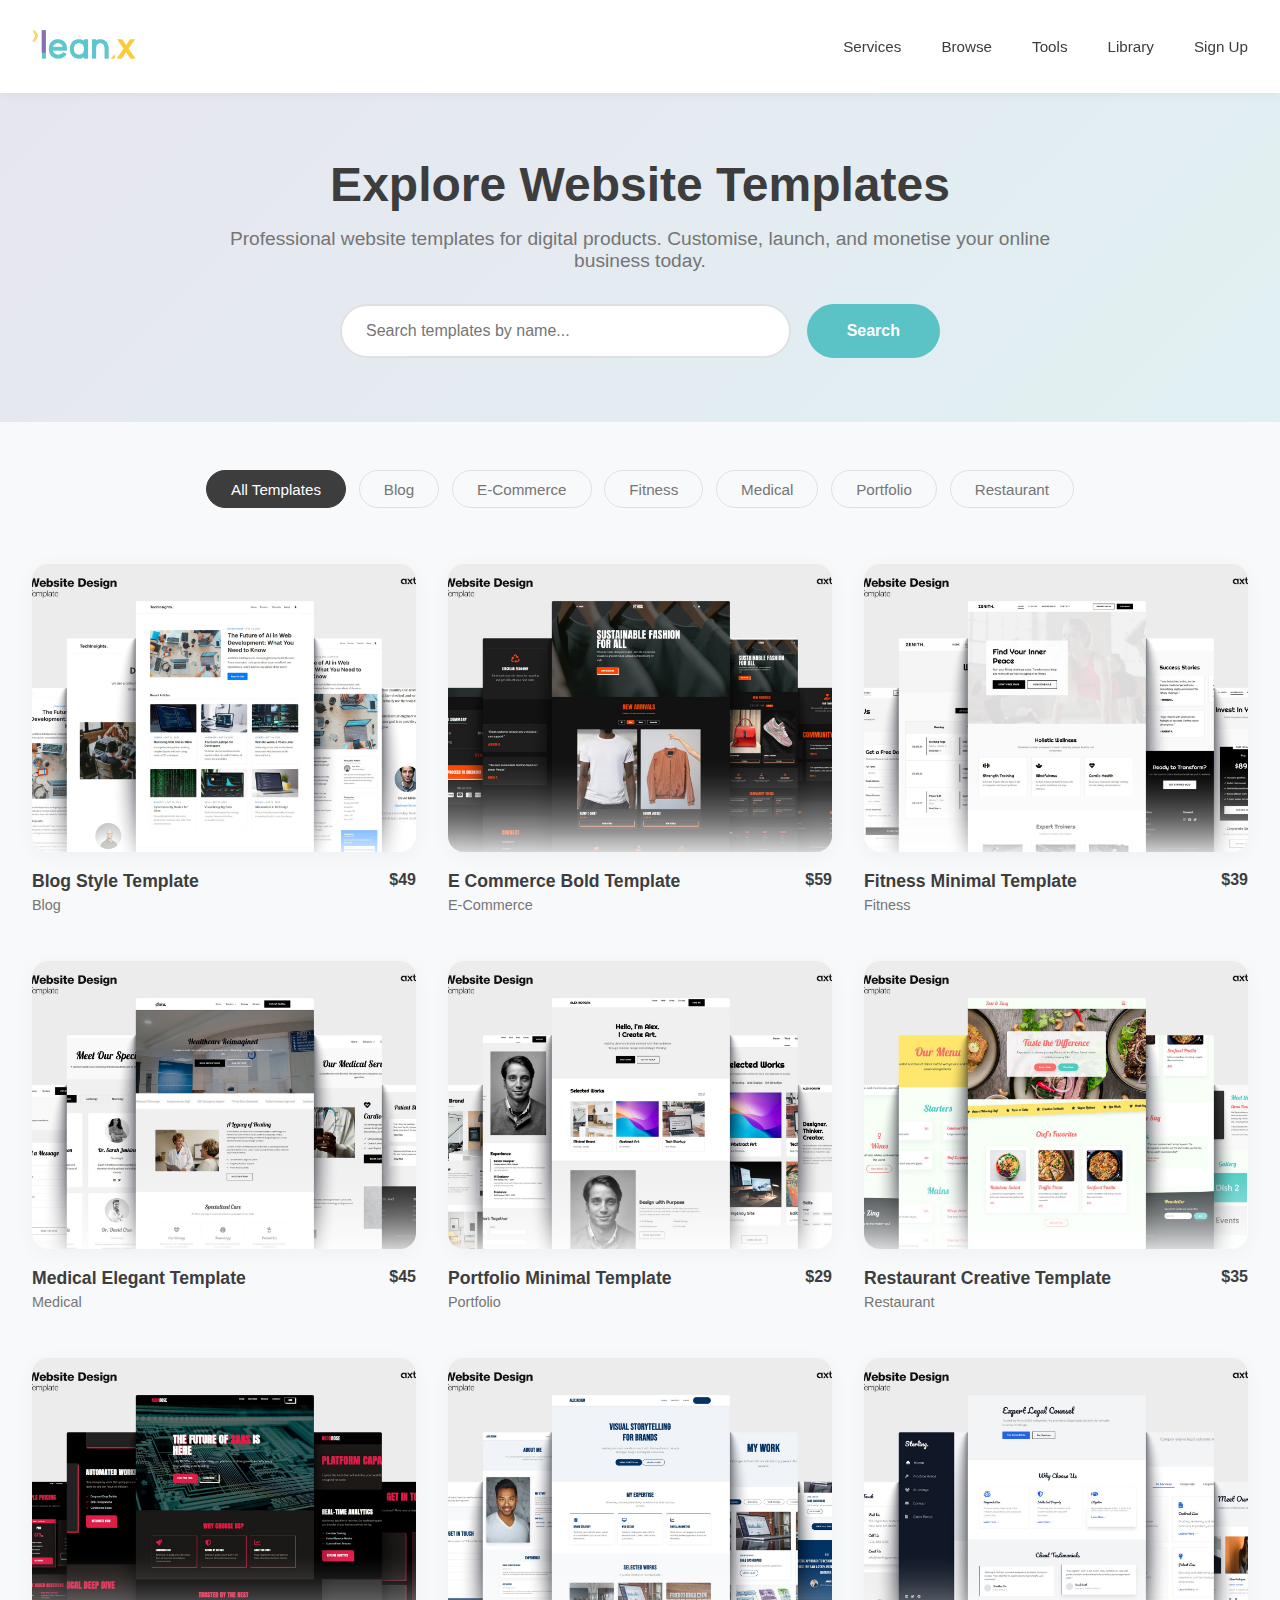
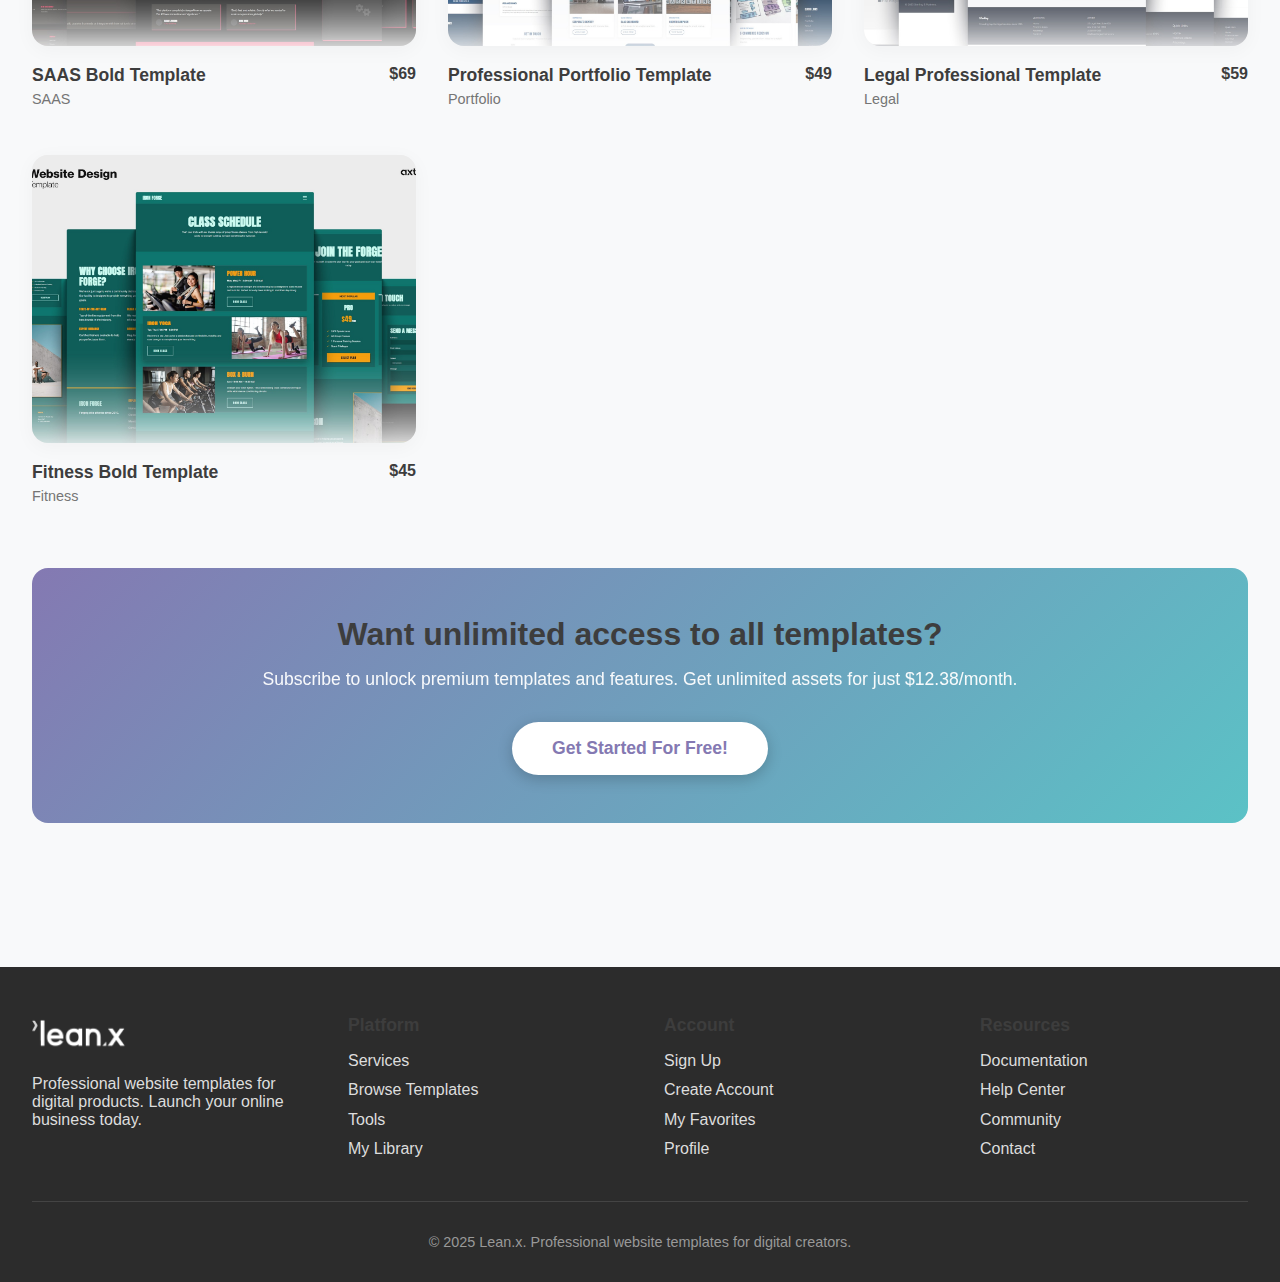
<file: index.html>
<!DOCTYPE html>
<html lang="en">
<head>
    <meta charset="UTF-8">
    <meta name="viewport" content="width=device-width, initial-scale=1.0">
    <title>Browse Templates - Lean.x</title>
    <link rel="stylesheet" href="brand-variables.css">
    <style>
        * {
            margin: 0;
            padding: 0;
            box-sizing: border-box;
        }

        body {
            font-family: var(--bs-body-font-family);
            color: var(--lean-text-dark);
            background-color: #f8f9fa;
        }

        /* Header Navigation */
        .header {
            background: white;
            padding: 1.5rem 0;
            box-shadow: 0 2px 10px rgba(0,0,0,0.05);
            position: sticky;
            top: 0;
            z-index: 100;
        }

        .nav-container {
            max-width: 1400px;
            margin: 0 auto;
            padding: 0 2rem;
            display: flex;
            justify-content: space-between;
            align-items: center;
        }

        .logo {
            height: 45px;
        }

        .nav-menu {
            display: flex;
            gap: 2.5rem;
            align-items: center;
            list-style: none;
        }

        .nav-menu a {
            color: var(--lean-text-dark);
            text-decoration: none;
            font-weight: 500;
            font-size: 0.95rem;
            transition: color 0.2s;
        }

        .nav-menu a:hover {
            color: var(--lean-purple);
        }

        .btn-nav-signup {
            background-color: var(--lean-purple);
            color: white;
            padding: 0.7rem 1.8rem;
            border-radius: 50px;
            text-decoration: none;
            font-weight: 600;
            transition: all 0.3s;
            box-shadow: 0 4px 15px rgba(132, 121, 178, 0.3);
        }

        .btn-nav-signup:hover {
            background-color: #7368a3;
            transform: translateY(-2px);
            box-shadow: 0 6px 20px rgba(132, 121, 178, 0.4);
        }

        /* Hero Section */
        .hero {
            background: linear-gradient(135deg, rgba(132, 121, 178, 0.15), rgba(91, 194, 198, 0.15));
            padding: 4rem 2rem;
            text-align: center;
        }

        .hero-content {
            max-width: 900px;
            margin: 0 auto;
        }

        .hero h1 {
            font-size: 3rem;
            font-weight: 700;
            margin-bottom: 1rem;
            color: var(--lean-text-dark);
        }

        .hero p {
            font-size: 1.2rem;
            color: var(--lean-text-body);
            margin-bottom: 2rem;
        }

        .search-bar {
            max-width: 600px;
            margin: 0 auto;
            display: flex;
            gap: 1rem;
        }

        .search-input {
            flex: 1;
            padding: 1rem 1.5rem;
            border: 2px solid #e0e0e0;
            border-radius: 50px;
            font-size: 1rem;
            font-family: inherit;
            transition: all 0.2s;
        }

        .search-input:focus {
            outline: none;
            border-color: var(--lean-purple);
            box-shadow: 0 4px 12px rgba(132, 121, 178, 0.15);
        }

        .btn-search {
            background-color: var(--lean-teal);
            color: white;
            border: none;
            padding: 1rem 2.5rem;
            border-radius: 50px;
            font-weight: 600;
            font-size: 1rem;
            cursor: pointer;
            transition: all 0.3s;
        }

        .btn-search:hover {
            background-color: #4fb3b6;
            transform: translateY(-2px);
        }

        .stats {
            display: flex;
            justify-content: center;
            gap: 4rem;
            margin-top: 3rem;
        }

        .stat-item {
            text-align: center;
        }

        .stat-number {
            font-size: 2.5rem;
            font-weight: 700;
            color: var(--lean-purple);
            display: block;
        }

        .stat-label {
            font-size: 0.9rem;
            color: var(--lean-text-body);
            text-transform: uppercase;
            letter-spacing: 1px;
        }

        /* Main Content */
        .main-container {
            max-width: 1400px;
            margin: 0 auto;
            padding: 3rem 2rem;
        }

        /* Filter Bar (Framer Style) */
        .filter-bar {
            display: flex;
            gap: 0.8rem;
            overflow-x: auto;
            padding-bottom: 0.5rem;
            margin-bottom: 3rem;
            scrollbar-width: none; /* Firefox */
            justify-content: center;
        }
        .filter-bar::-webkit-scrollbar {
            display: none; /* Chrome/Safari */
        }
        
        .filter-pill {
            padding: 0.6rem 1.5rem;
            background: transparent;
            border: 1px solid #e0e0e0;
            border-radius: 50px;
            white-space: nowrap;
            cursor: pointer;
            transition: all 0.2s;
            font-size: 0.95rem;
            color: var(--lean-text-body);
            font-weight: 500;
        }
        
        .filter-pill:hover {
            border-color: var(--lean-purple);
            color: var(--lean-purple);
        }
        
        .filter-pill.active {
            background: var(--lean-text-dark);
            color: white;
            border-color: var(--lean-text-dark);
        }

        /* Templates Grid (Optimized) */
        .templates-grid {
            display: grid;
            grid-template-columns: repeat(auto-fill, minmax(380px, 1fr));
            gap: 3rem 2rem;
        }

        .template-card {
            background: transparent;
            border-radius: 0;
            overflow: visible;
            transition: transform 0.3s;
            box-shadow: none;
            cursor: pointer;
            display: flex;
            flex-direction: column;
        }

        .template-card:hover {
            transform: translateY(-5px);
        }

        .template-image-container {
            border-radius: 16px;
            overflow: hidden;
            margin-bottom: 1.2rem;
            background: #f0f0f0;
            position: relative;
            aspect-ratio: 4/3; /* Consistent aspect ratio */
            box-shadow: 0 4px 20px rgba(0,0,0,0.04); /* Very subtle shadow */
        }

        .template-image {
            width: 100%;
            height: 100%;
            object-fit: cover;
            display: block;
            transition: transform 0.6s cubic-bezier(0.165, 0.84, 0.44, 1);
        }
        
        .template-card:hover .template-image {
            transform: scale(1.05);
        }

        .template-info {
            padding: 0;
        }

        .template-header-row {
            display: flex;
            justify-content: space-between;
            align-items: flex-start;
            margin-bottom: 0.3rem;
        }

        .template-title {
            font-size: 1.1rem;
            font-weight: 600;
            color: var(--lean-text-dark);
            margin: 0;
        }

        .template-category {
            color: var(--lean-text-body);
            font-size: 0.9rem;
        }
        
        .template-price {
            font-weight: 600;
            color: var(--lean-text-dark);
        }
            font-size: 1.2rem;
            font-weight: 700;
            margin-bottom: 0.8rem;
            color: var(--lean-text-dark);
        }

        .template-description {
            font-size: 0.9rem;
            color: var(--lean-text-body);
            line-height: 1.5;
            margin-bottom: 1rem;
        }

        .template-meta {
            display: flex;
            justify-content: space-between;
            align-items: center;
            padding-top: 1rem;
            border-top: 1px solid #f0f0f0;
        }

        .template-stats {
            display: flex;
            gap: 1rem;
            font-size: 0.85rem;
            color: var(--lean-text-body);
        }

        .stat {
            display: flex;
            align-items: center;
            gap: 0.3rem;
        }

        .btn-view {
            background-color: var(--lean-purple);
            color: white;
            border: none;
            padding: 0.6rem 1.5rem;
            border-radius: 20px;
            font-weight: 600;
            font-size: 0.9rem;
            cursor: pointer;
            transition: all 0.3s;
        }

        .btn-view:hover {
            background-color: #7368a3;
        }

        /* CTA Banner */
        .cta-banner {
            background: linear-gradient(135deg, var(--lean-purple), var(--lean-teal));
            color: white;
            padding: 3rem 2rem;
            text-align: center;
            margin: 4rem 0 2rem;
            border-radius: 16px;
        }

        .cta-banner h2 {
            font-size: 2rem;
            margin-bottom: 1rem;
        }

        .cta-banner p {
            font-size: 1.1rem;
            margin-bottom: 2rem;
            opacity: 0.95;
        }

        .btn-cta {
            background-color: white;
            color: var(--lean-purple);
            padding: 1rem 2.5rem;
            border-radius: 50px;
            text-decoration: none;
            font-weight: 600;
            font-size: 1.1rem;
            display: inline-block;
            transition: all 0.3s;
            box-shadow: 0 4px 15px rgba(0,0,0,0.2);
        }

        .btn-cta:hover {
            transform: translateY(-2px);
            box-shadow: 0 6px 20px rgba(0,0,0,0.3);
        }

        /* Footer */
        .footer {
            background: #2c2c2c;
            color: white;
            padding: 3rem 2rem 2rem;
            margin-top: 4rem;
        }

        .footer-content {
            max-width: 1400px;
            margin: 0 auto;
            display: grid;
            grid-template-columns: repeat(auto-fit, minmax(250px, 1fr));
            gap: 3rem;
            margin-bottom: 2rem;
        }

        .footer-section h4 {
            margin-bottom: 1rem;
            font-size: 1.1rem;
        }

        .footer-section ul {
            list-style: none;
        }

        .footer-section ul li {
            margin-bottom: 0.7rem;
        }

        .footer-section a {
            color: #ddd;
            text-decoration: none;
            transition: color 0.2s;
        }

        .footer-section a:hover {
            color: var(--lean-teal);
        }

        .footer-bottom {
            text-align: center;
            padding-top: 2rem;
            border-top: 1px solid #444;
            color: #999;
            font-size: 0.9rem;
        }

        /* Responsive */
        @media (max-width: 1024px) {
            .content-layout {
                flex-direction: column;
            }

            .sidebar {
                flex: none;
                width: 100%;
            }

            .templates-grid {
                grid-template-columns: repeat(auto-fill, minmax(280px, 1fr));
            }
        }

        @media (max-width: 768px) {
            .nav-menu {
                gap: 1.5rem;
            }

            .hero h1 {
                font-size: 2rem;
            }

            .search-bar {
                flex-direction: column;
            }

            .stats {
                gap: 2rem;
            }

            .stat-number {
                font-size: 2rem;
            }

            .templates-grid {
                grid-template-columns: 1fr;
            }

            .cta-banner h2 {
                font-size: 1.5rem;
            }
        }

        .mobile-menu-toggle {
            display: none;
            background: none;
            border: none;
            font-size: 1.5rem;
            cursor: pointer;
            color: var(--lean-text-dark);
        }

        @media (max-width: 768px) {
            .mobile-menu-toggle {
                display: block;
            }

            .nav-menu {
                display: none;
            }
        }
    </style>
</head>
<body>
    <!-- Header -->
    <header class="header">
        <nav class="nav-container">
            <img src="assets/Logos/LeanX Logo.png" alt="Lean.x" class="logo">
            <button class="mobile-menu-toggle">☰</button>
            <ul class="nav-menu">
                <li><a href="#services">Services</a></li>
                <li><a href="index.html">Browse</a></li>
                <li><a href="#tools">Tools</a></li>
                <li><a href="#library">Library</a></li>
                                                    <li><a href="signup.html">Sign Up</a></li>
            </ul>
        </nav>
    </header>

    <!-- Hero Section -->
    <section class="hero">
        <div class="hero-content">
            <h1>Explore Website Templates</h1>
            <p>Professional website templates for digital products. Customise, launch, and monetise your online business today.</p>
            
            <div class="search-bar">
                <input type="text" class="search-input" placeholder="Search templates by name...">
                <button class="btn-search">Search</button>
            </div>
        </div>
    </section>

    <!-- Main Content -->
    <div class="main-container">
        
        <!-- Filter Bar -->
        <div class="filter-bar">
            <button class="filter-pill active">All Templates</button>
            <button class="filter-pill">Blog</button>
            <button class="filter-pill">E-Commerce</button>
            <button class="filter-pill">Fitness</button>
            <button class="filter-pill">Medical</button>
            <button class="filter-pill">Portfolio</button>
            <button class="filter-pill">Restaurant</button>
        </div>

        <!-- Templates Grid -->
        <div class="templates-grid">
            <!-- Template 1 -->
            <div class="template-card" onclick="window.location.href='template-detail.html?template=blog-style'">
                <div class="template-image-container">
                    <img src="assets/Website Templates/Blog Style Template.jpeg" alt="Blog Style Template" class="template-image">
                </div>
                <div class="template-info">
                    <div class="template-header-row">
                        <h3 class="template-title">Blog Style Template</h3>
                        <span class="template-price">$49</span>
                    </div>
                    <div class="template-category">Blog</div>
                </div>
            </div>

            <!-- Template 2 -->
            <div class="template-card" onclick="window.location.href='template-detail.html?template=ecommerce-bold'">
                <div class="template-image-container">
                    <img src="assets/Website Templates/E Commerce Bold Template.jpeg" alt="E Commerce Bold Template" class="template-image">
                </div>
                <div class="template-info">
                    <div class="template-header-row">
                        <h3 class="template-title">E Commerce Bold Template</h3>
                        <span class="template-price">$59</span>
                    </div>
                    <div class="template-category">E-Commerce</div>
                </div>
            </div>

            <!-- Template 3 -->
            <div class="template-card" onclick="window.location.href='template-detail.html?template=fitness-minimal'">
                <div class="template-image-container">
                    <img src="assets/Website Templates/Fitness Minimal Template.jpeg" alt="Fitness Minimal Template" class="template-image">
                </div>
                <div class="template-info">
                    <div class="template-header-row">
                        <h3 class="template-title">Fitness Minimal Template</h3>
                        <span class="template-price">$39</span>
                    </div>
                    <div class="template-category">Fitness</div>
                </div>
            </div>

            <!-- Template 4 -->
            <div class="template-card" onclick="window.location.href='template-detail.html?template=medical-elegant'">
                <div class="template-image-container">
                    <img src="assets/Website Templates/Medical Elegant Template.jpeg" alt="Medical Elegant Template" class="template-image">
                </div>
                <div class="template-info">
                    <div class="template-header-row">
                        <h3 class="template-title">Medical Elegant Template</h3>
                        <span class="template-price">$45</span>
                    </div>
                    <div class="template-category">Medical</div>
                </div>
            </div>

            <!-- Template 5 -->
            <div class="template-card" onclick="window.location.href='template-detail.html?template=portfolio-minimal'">
                <div class="template-image-container">
                    <img src="assets/Website Templates/Portfolio Minimal Template.jpeg" alt="Portfolio Minimal Template" class="template-image">
                </div>
                <div class="template-info">
                    <div class="template-header-row">
                        <h3 class="template-title">Portfolio Minimal Template</h3>
                        <span class="template-price">$29</span>
                    </div>
                    <div class="template-category">Portfolio</div>
                </div>
            </div>

            <!-- Template 6 -->
            <div class="template-card" onclick="window.location.href='template-detail.html?template=restaurant-creative'">
                <div class="template-image-container">
                    <img src="assets/Website Templates/Restaurant Creative Template.jpeg" alt="Restaurant Creative Template" class="template-image">
                </div>
                <div class="template-info">
                    <div class="template-header-row">
                        <h3 class="template-title">Restaurant Creative Template</h3>
                        <span class="template-price">$35</span>
                    </div>
                    <div class="template-category">Restaurant</div>
                </div>
            </div>

            <!-- Template 7 -->
            <div class="template-card" onclick="window.location.href='template-detail.html?template=saas-bold'">
                <div class="template-image-container">
                    <img src="assets/Website Templates/SAAS Bold Template.jpeg" alt="SAAS Bold Template" class="template-image">
                </div>
                <div class="template-info">
                    <div class="template-header-row">
                        <h3 class="template-title">SAAS Bold Template</h3>
                        <span class="template-price">$69</span>
                    </div>
                    <div class="template-category">SAAS</div>
                </div>
            </div>

            <!-- Template 8 -->
            <div class="template-card" onclick="window.location.href='template-detail.html?template=professional-portfolio'">
                <div class="template-image-container">
                    <img src="assets/Website Templates/Professional Portfolio Template.jpeg" alt="Professional Portfolio Template" class="template-image">
                </div>
                <div class="template-info">
                    <div class="template-header-row">
                        <h3 class="template-title">Professional Portfolio Template</h3>
                        <span class="template-price">$49</span>
                    </div>
                    <div class="template-category">Portfolio</div>
                </div>
            </div>

            <!-- Template 9 -->
            <div class="template-card" onclick="window.location.href='template-detail.html?template=legal-professional'">
                <div class="template-image-container">
                    <img src="assets/Website Templates/Legal Professional Template.jpeg" alt="Legal Professional Template" class="template-image">
                </div>
                <div class="template-info">
                    <div class="template-header-row">
                        <h3 class="template-title">Legal Professional Template</h3>
                        <span class="template-price">$59</span>
                    </div>
                    <div class="template-category">Legal</div>
                </div>
            </div>

            <!-- Template 10 -->
            <div class="template-card" onclick="window.location.href='template-detail.html?template=fitness-bold'">
                <div class="template-image-container">
                    <img src="assets/Website Templates/Fitness Bold Template.jpeg" alt="Fitness Bold Template" class="template-image">
                </div>
                <div class="template-info">
                    <div class="template-header-row">
                        <h3 class="template-title">Fitness Bold Template</h3>
                        <span class="template-price">$45</span>
                    </div>
                    <div class="template-category">Fitness</div>
                </div>
            </div>
        </div>

        <!-- CTA Banner -->
        <div class="cta-banner">
            <h2>Want unlimited access to all templates?</h2>
            <p>Subscribe to unlock premium templates and features. Get unlimited assets for just $12.38/month.</p>
            <a href="signup.html" class="btn-cta">Get Started For Free!</a>
        </div>
    </div>

    <!-- Footer -->
    <footer class="footer">
        <div class="footer-content">
            <div class="footer-section">
                <img src="assets/Logos/LeanX Logo.png" alt="Lean.x" class="logo" style="height: 40px; margin-bottom: 1rem; filter: brightness(0) invert(1);">
                <p style="color: #ddd;">Professional website templates for digital products. Launch your online business today.</p>
            </div>
            <div class="footer-section">
                <h4>Platform</h4>
                <ul>
                    <li><a href="#services">Services</a></li>
                    <li><a href="index.html">Browse Templates</a></li>
                    <li><a href="#tools">Tools</a></li>
                    <li><a href="#library">My Library</a></li>
                </ul>
            </div>
            <div class="footer-section">
                <h4>Account</h4>
                <ul>
                    <li><a href="signup.html">Sign Up</a></li>
                    <li><a href="#">Create Account</a></li>
                    <li><a href="#">My Favorites</a></li>
                    <li><a href="#">Profile</a></li>
                </ul>
            </div>
            <div class="footer-section">
                <h4>Resources</h4>
                <ul>
                    <li><a href="#">Documentation</a></li>
                    <li><a href="#">Help Center</a></li>
                    <li><a href="#">Community</a></li>
                    <li><a href="#">Contact</a></li>
                </ul>
            </div>
        </div>
        <div class="footer-bottom">
            © 2025 Lean.x. Professional website templates for digital creators.
        </div>
    </footer>

    <script>
        // Mobile menu toggle
        document.querySelector('.mobile-menu-toggle').addEventListener('click', function() {
            const menu = document.querySelector('.nav-menu');
            menu.style.display = menu.style.display === 'flex' ? 'none' : 'flex';
        });
    </script>
</body>
</html>
</file>
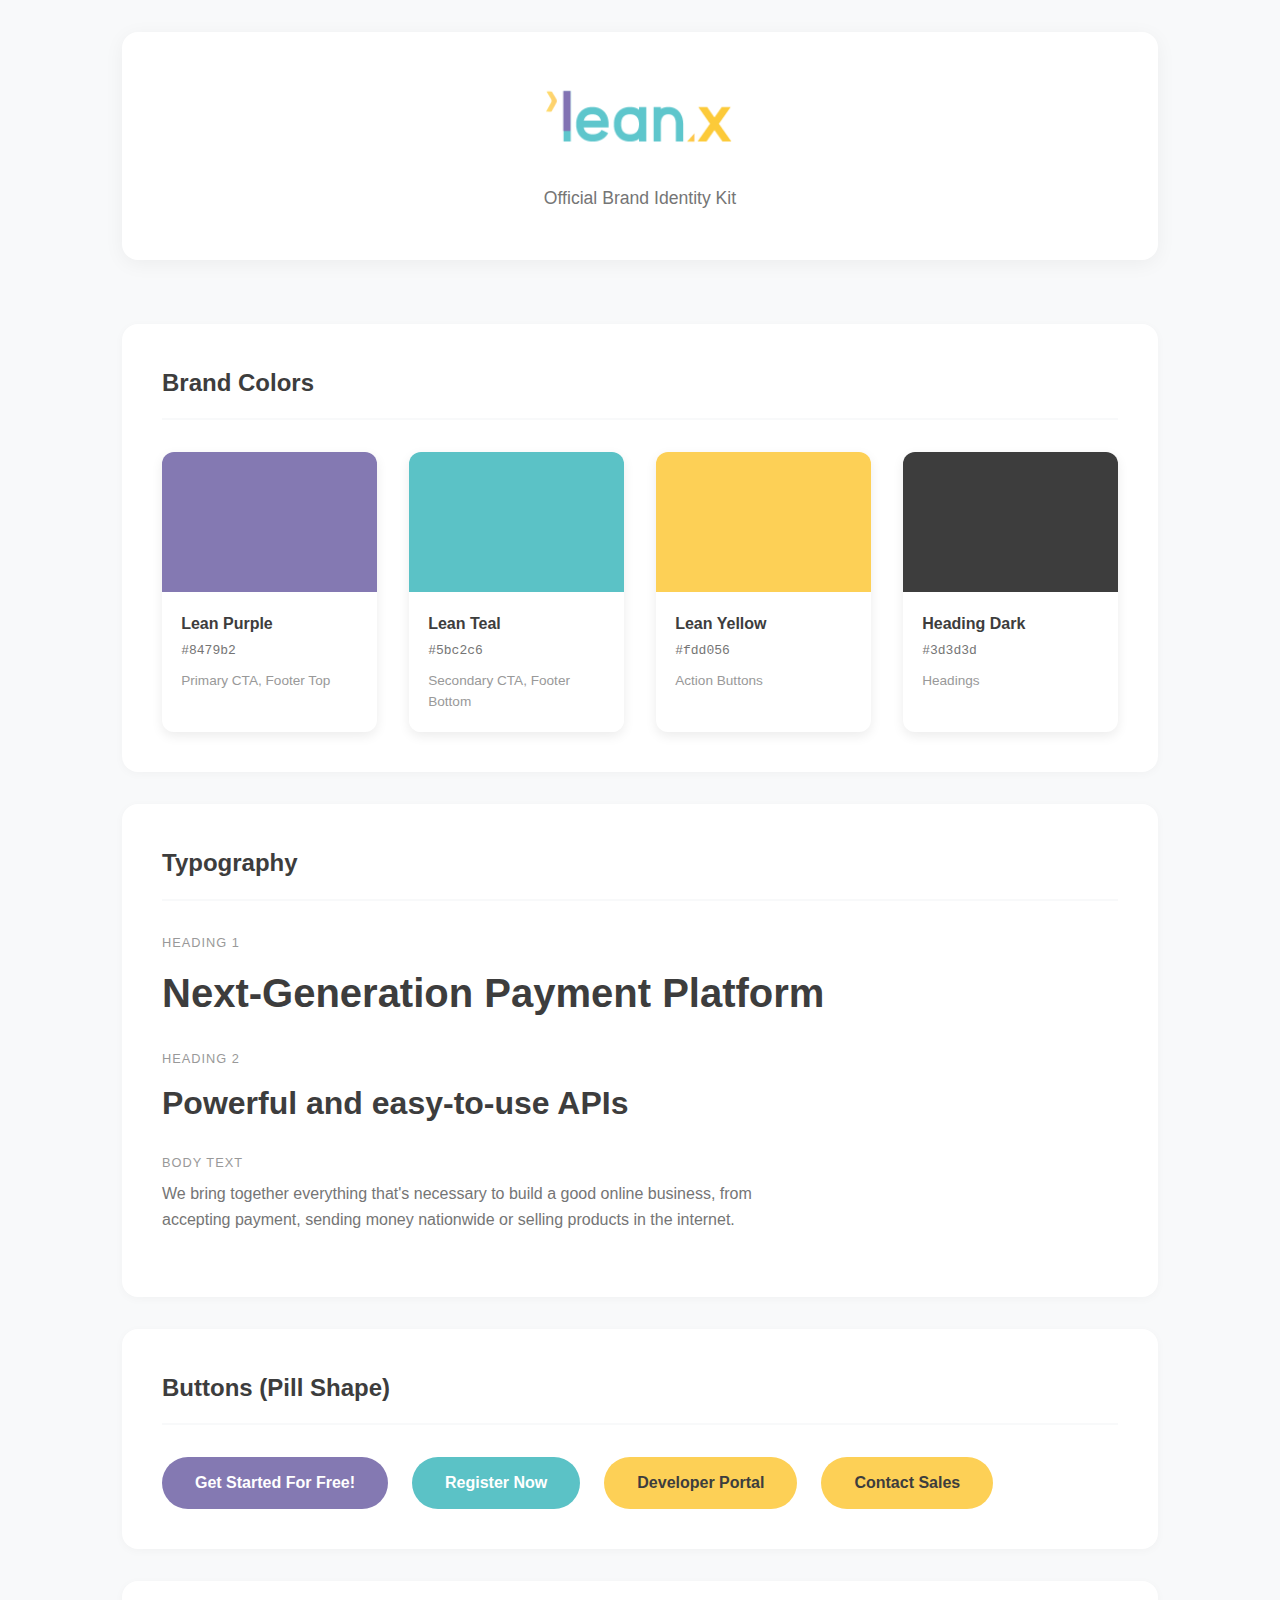
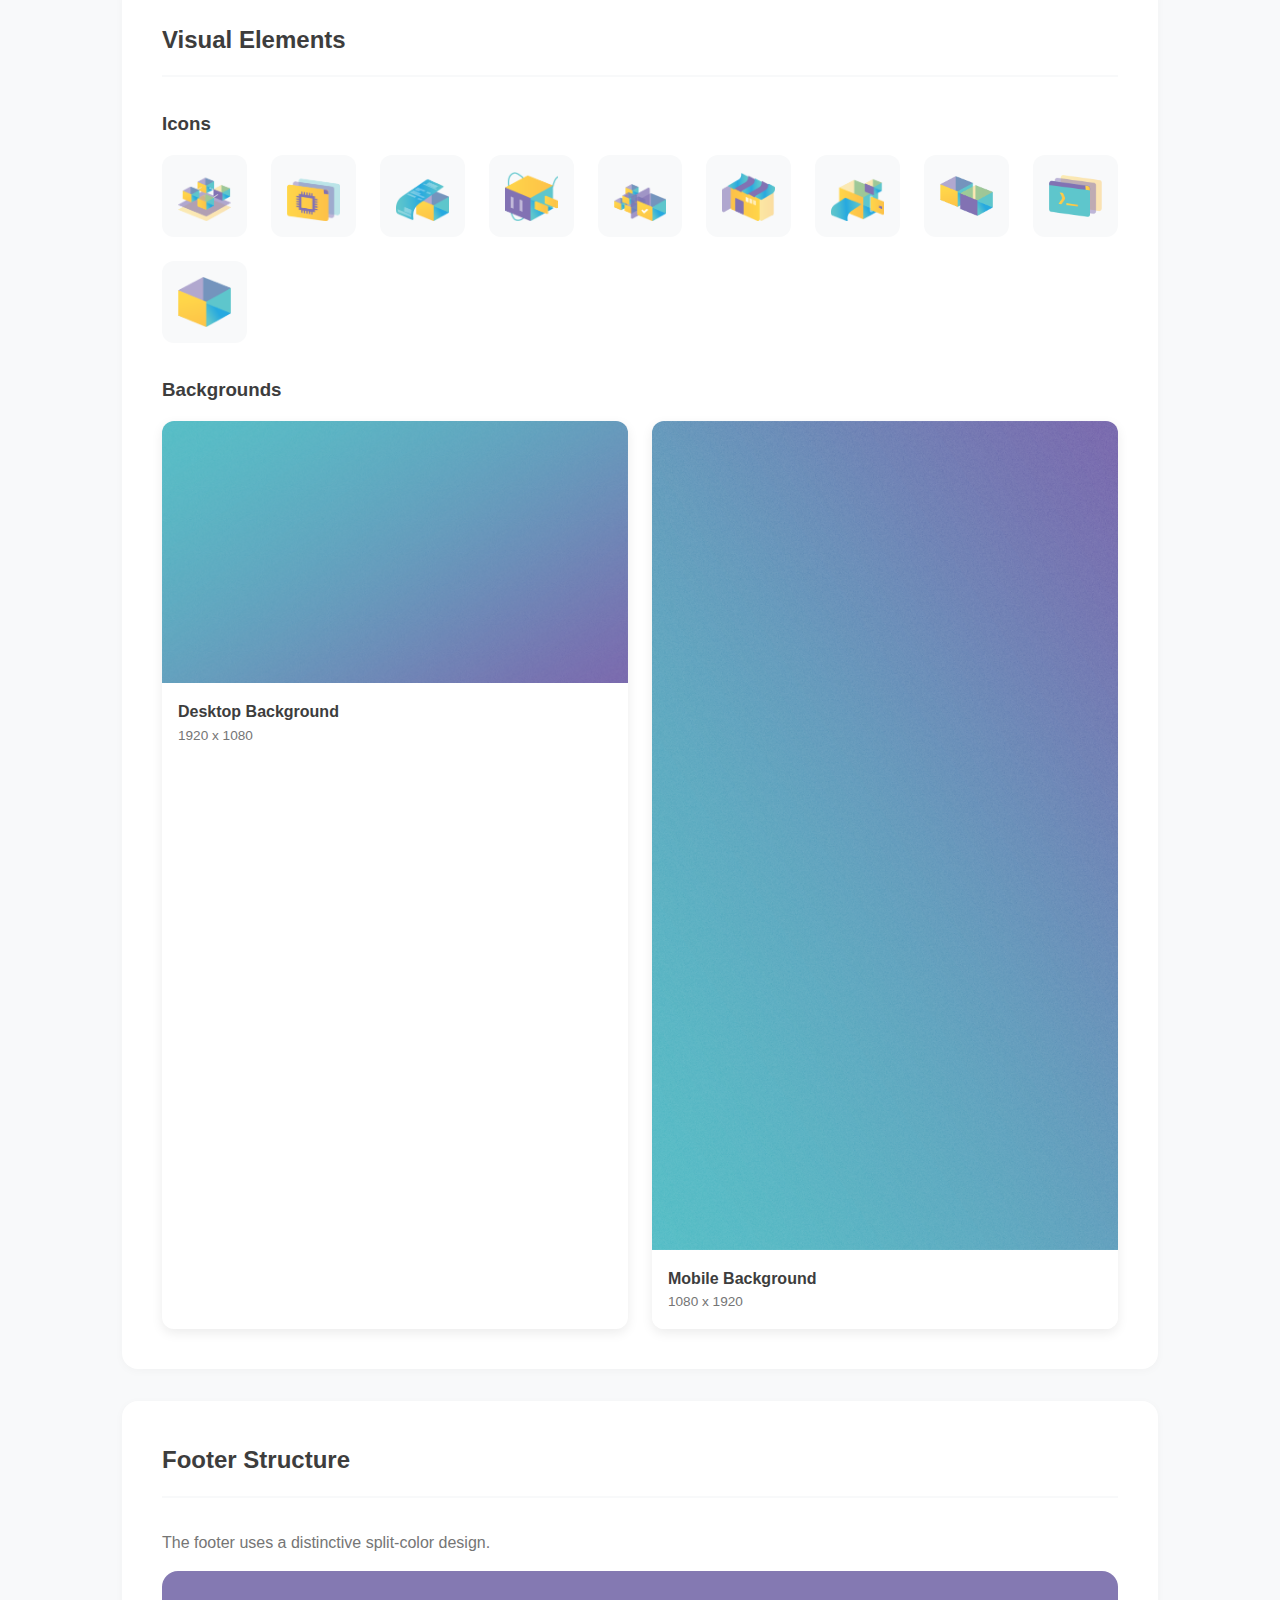
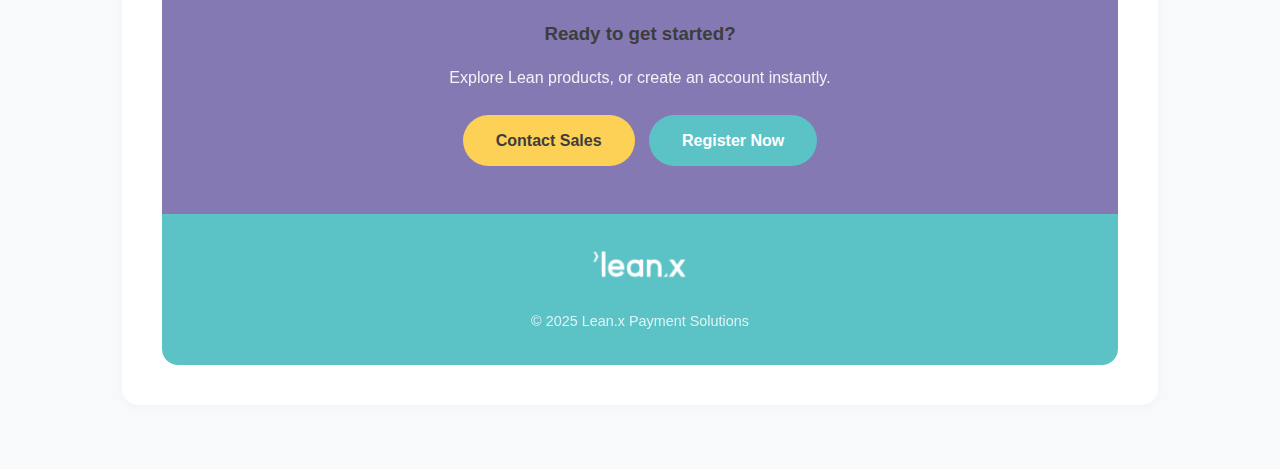
<file: branding-kit.html>
<!DOCTYPE html>
<html lang="en">
<head>
    <meta charset="UTF-8">
    <meta name="viewport" content="width=device-width, initial-scale=1.0">
    <title>Lean.x Brand Kit</title>
    <link rel="stylesheet" href="brand-variables.css">
    <style>
        /* Reset & Base */
        * { margin: 0; padding: 0; box-sizing: border-box; }
        
        body {
            font-family: var(--bs-body-font-family);
            color: var(--lean-text-body);
            background-color: var(--lean-bg-light);
            line-height: 1.6;
        }

        /* Layout */
        .container {
            max-width: 1100px;
            margin: 0 auto;
            padding: 2rem;
        }

        /* Header */
        header {
            text-align: center;
            margin-bottom: 4rem;
            padding: 3rem 0;
            background: white;
            border-radius: 16px;
            box-shadow: 0 4px 20px rgba(0,0,0,0.05);
        }

        .logo-text {
            font-size: 2.5rem;
            font-weight: 700;
            color: var(--lean-text-dark);
            margin-bottom: 0.5rem;
        }
        .logo-accent { color: var(--lean-orange); }
        .logo-x { color: var(--lean-teal); }

        header p { color: var(--lean-text-body); font-size: 1.1rem; }

        /* Sections */
        .section {
            background: white;
            padding: 2.5rem;
            border-radius: 16px;
            margin-bottom: 2rem;
            box-shadow: 0 2px 10px rgba(0,0,0,0.03);
        }

        .section-title {
            font-size: 1.5rem;
            color: var(--lean-text-dark);
            margin-bottom: 2rem;
            padding-bottom: 1rem;
            border-bottom: 2px solid var(--lean-bg-light);
        }

        /* Color Grid */
        .color-grid {
            display: grid;
            grid-template-columns: repeat(auto-fit, minmax(200px, 1fr));
            gap: 2rem;
        }

        .swatch-card {
            border-radius: 12px;
            overflow: hidden;
            box-shadow: 0 4px 12px rgba(0,0,0,0.08);
            transition: transform 0.2s;
            cursor: pointer;
        }
        .swatch-card:hover { transform: translateY(-5px); }

        .swatch-color { height: 140px; width: 100%; }
        .swatch-info { padding: 1.2rem; background: white; }
        .swatch-name { font-weight: 700; color: var(--lean-text-dark); margin-bottom: 0.25rem; }
        .swatch-hex { font-family: monospace; color: var(--lean-text-body); }
        .swatch-usage { font-size: 0.85rem; margin-top: 0.5rem; color: #999; }

        /* Typography */
        .type-sample { margin-bottom: 1.5rem; }
        .type-label { font-size: 0.8rem; text-transform: uppercase; letter-spacing: 1px; color: #999; margin-bottom: 0.5rem; }
        .h1-sample { font-size: 2.5rem; font-weight: 600; color: var(--lean-text-dark); }
        .h2-sample { font-size: 2rem; font-weight: 600; color: var(--lean-text-dark); }
        .p-sample { font-size: 1rem; color: var(--lean-text-body); max-width: 600px; }

        /* Buttons */
        .btn-grid {
            display: flex;
            gap: 1.5rem;
            flex-wrap: wrap;
            align-items: center;
        }

        .btn-primary {
            background-color: var(--lean-purple);
            color: white;
        }
        .btn-primary:hover { background-color: #7368a3; }

        .btn-secondary {
            background-color: var(--lean-teal);
            color: white;
        }
        .btn-secondary:hover { background-color: #4ab1b5; }

        .btn-accent {
            background-color: var(--lean-yellow);
            color: var(--lean-text-dark);
        }
        .btn-accent:hover { background-color: #eec245; }

        /* Footer Preview */
        .footer-preview {
            border-radius: 16px;
            overflow: hidden;
            margin-top: 1rem;
        }
        .footer-top {
            background-color: var(--lean-purple);
            padding: 3rem;
            text-align: center;
            color: white;
        }
        .footer-bottom {
            background-color: var(--lean-teal);
            padding: 2rem;
            text-align: center;
            color: white;
        }

        /* Copy Toast */
        .toast {
            position: fixed;
            top: 20px;
            right: 20px;
            background: var(--lean-text-dark);
            color: white;
            padding: 1rem 2rem;
            border-radius: 50px;
            opacity: 0;
            transform: translateY(-20px);
            transition: all 0.3s;
        }
        .toast.show { opacity: 1; transform: translateY(0); }

    </style>
</head>
<body>

    <div class="toast" id="toast">Copied to clipboard!</div>

    <div class="container">
        <header>
            <img src="assets/Logos/LeanX Logo.png" alt="Lean.x Logo" style="height: 80px; margin-bottom: 1rem;">
            <p>Official Brand Identity Kit</p>
        </header>

        <!-- Colors -->
        <div class="section">
            <h2 class="section-title">Brand Colors</h2>
            <div class="color-grid">
                <!-- Purple -->
                <div class="swatch-card" onclick="copy('#8479b2')">
                    <div class="swatch-color" style="background-color: var(--lean-purple)"></div>
                    <div class="swatch-info">
                        <div class="swatch-name">Lean Purple</div>
                        <div class="swatch-hex">#8479b2</div>
                        <div class="swatch-usage">Primary CTA, Footer Top</div>
                    </div>
                </div>
                <!-- Teal -->
                <div class="swatch-card" onclick="copy('#5bc2c6')">
                    <div class="swatch-color" style="background-color: var(--lean-teal)"></div>
                    <div class="swatch-info">
                        <div class="swatch-name">Lean Teal</div>
                        <div class="swatch-hex">#5bc2c6</div>
                        <div class="swatch-usage">Secondary CTA, Footer Bottom</div>
                    </div>
                </div>
                <!-- Yellow -->
                <div class="swatch-card" onclick="copy('#fdd056')">
                    <div class="swatch-color" style="background-color: var(--lean-yellow)"></div>
                    <div class="swatch-info">
                        <div class="swatch-name">Lean Yellow</div>
                        <div class="swatch-hex">#fdd056</div>
                        <div class="swatch-usage">Action Buttons</div>
                    </div>
                </div>
                <!-- Dark Text -->
                <div class="swatch-card" onclick="copy('#3d3d3d')">
                    <div class="swatch-color" style="background-color: var(--lean-text-dark)"></div>
                    <div class="swatch-info">
                        <div class="swatch-name">Heading Dark</div>
                        <div class="swatch-hex">#3d3d3d</div>
                        <div class="swatch-usage">Headings</div>
                    </div>
                </div>
            </div>
        </div>

        <!-- Typography -->
        <div class="section">
            <h2 class="section-title">Typography</h2>
            <div class="type-sample">
                <div class="type-label">Heading 1</div>
                <div class="h1-sample">Next-Generation Payment Platform</div>
            </div>
            <div class="type-sample">
                <div class="type-label">Heading 2</div>
                <div class="h2-sample">Powerful and easy-to-use APIs</div>
            </div>
            <div class="type-sample">
                <div class="type-label">Body Text</div>
                <div class="p-sample">
                    We bring together everything that's necessary to build a good online business, from accepting payment, sending money nationwide or selling products in the internet.
                </div>
            </div>
        </div>

        <!-- Buttons -->
        <div class="section">
            <h2 class="section-title">Buttons (Pill Shape)</h2>
            <div class="btn-grid">
                <a href="#" class="btn btn-primary">Get Started For Free!</a>
                <a href="#" class="btn btn-secondary">Register Now</a>
                <a href="#" class="btn btn-accent">Developer Portal</a>
                <a href="#" class="btn btn-accent">Contact Sales</a>
            </div>
        </div>

        <!-- Visual Elements -->
        <div class="section">
            <h2 class="section-title">Visual Elements</h2>
            
            <h3 style="margin-bottom: 1rem; color: var(--lean-text-dark);">Icons</h3>
            <div class="icon-grid" style="display: grid; grid-template-columns: repeat(auto-fill, minmax(80px, 1fr)); gap: 1.5rem; margin-bottom: 2rem;">
                <div class="icon-card" style="background: var(--lean-bg-light); padding: 1rem; border-radius: 12px; display: flex; align-items: center; justify-content: center;">
                    <img src="assets/Elements/icon lean x 1.png" alt="Icon 1" style="max-width: 100%; height: auto;">
                </div>
                <div class="icon-card" style="background: var(--lean-bg-light); padding: 1rem; border-radius: 12px; display: flex; align-items: center; justify-content: center;">
                    <img src="assets/Elements/icon lean x 2.png" alt="Icon 2" style="max-width: 100%; height: auto;">
                </div>
                <div class="icon-card" style="background: var(--lean-bg-light); padding: 1rem; border-radius: 12px; display: flex; align-items: center; justify-content: center;">
                    <img src="assets/Elements/icon lean x 3.png" alt="Icon 3" style="max-width: 100%; height: auto;">
                </div>
                <div class="icon-card" style="background: var(--lean-bg-light); padding: 1rem; border-radius: 12px; display: flex; align-items: center; justify-content: center;">
                    <img src="assets/Elements/icon lean x 4.png" alt="Icon 4" style="max-width: 100%; height: auto;">
                </div>
                <div class="icon-card" style="background: var(--lean-bg-light); padding: 1rem; border-radius: 12px; display: flex; align-items: center; justify-content: center;">
                    <img src="assets/Elements/icon lean x 5.png" alt="Icon 5" style="max-width: 100%; height: auto;">
                </div>
                <div class="icon-card" style="background: var(--lean-bg-light); padding: 1rem; border-radius: 12px; display: flex; align-items: center; justify-content: center;">
                    <img src="assets/Elements/icon lean x 6.png" alt="Icon 6" style="max-width: 100%; height: auto;">
                </div>
                <div class="icon-card" style="background: var(--lean-bg-light); padding: 1rem; border-radius: 12px; display: flex; align-items: center; justify-content: center;">
                    <img src="assets/Elements/icon lean x 7.png" alt="Icon 7" style="max-width: 100%; height: auto;">
                </div>
                <div class="icon-card" style="background: var(--lean-bg-light); padding: 1rem; border-radius: 12px; display: flex; align-items: center; justify-content: center;">
                    <img src="assets/Elements/icon lean x 8.png" alt="Icon 8" style="max-width: 100%; height: auto;">
                </div>
                <div class="icon-card" style="background: var(--lean-bg-light); padding: 1rem; border-radius: 12px; display: flex; align-items: center; justify-content: center;">
                    <img src="assets/Elements/icon lean x 9.png" alt="Icon 9" style="max-width: 100%; height: auto;">
                </div>
                <div class="icon-card" style="background: var(--lean-bg-light); padding: 1rem; border-radius: 12px; display: flex; align-items: center; justify-content: center;">
                    <img src="assets/Elements/icon lean x 10.png" alt="Icon 10" style="max-width: 100%; height: auto;">
                </div>
            </div>

            <h3 style="margin-bottom: 1rem; color: var(--lean-text-dark);">Backgrounds</h3>
            <div class="bg-grid" style="display: grid; grid-template-columns: repeat(auto-fit, minmax(250px, 1fr)); gap: 1.5rem;">
                <div class="bg-card" style="border-radius: 12px; overflow: hidden; box-shadow: 0 4px 12px rgba(0,0,0,0.08);">
                    <img src="assets/Elements/(DESKTOP) 1920X1080 LEANX BG.png" alt="Desktop Background" style="width: 100%; height: auto; display: block;">
                    <div style="padding: 1rem; background: white;">
                        <div style="font-weight: 600; color: var(--lean-text-dark);">Desktop Background</div>
                        <div style="font-size: 0.85rem; color: var(--lean-text-body);">1920 x 1080</div>
                    </div>
                </div>
                <div class="bg-card" style="border-radius: 12px; overflow: hidden; box-shadow: 0 4px 12px rgba(0,0,0,0.08);">
                    <img src="assets/Elements/(MOBILE) 1080X1920 LEANX BG.png" alt="Mobile Background" style="width: 100%; height: auto; display: block;">
                    <div style="padding: 1rem; background: white;">
                        <div style="font-weight: 600; color: var(--lean-text-dark);">Mobile Background</div>
                        <div style="font-size: 0.85rem; color: var(--lean-text-body);">1080 x 1920</div>
                    </div>
                </div>
            </div>
        </div>

        <!-- Footer Structure -->
        <div class="section">
            <h2 class="section-title">Footer Structure</h2>
            <p style="margin-bottom: 1rem; color: var(--lean-text-body);">The footer uses a distinctive split-color design.</p>
            <div class="footer-preview">
                <div class="footer-top">
                    <h3>Ready to get started?</h3>
                    <p style="margin-bottom: 1.5rem; opacity: 0.9;">Explore Lean products, or create an account instantly.</p>
                    <a href="#" class="btn btn-accent">Contact Sales</a>
                    <a href="#" class="btn btn-secondary" style="margin-left: 10px;">Register Now</a>
                </div>
                <div class="footer-bottom">
                    <img src="assets/Logos/LeanX Logo.png" alt="Lean.x Logo" style="height: 40px; margin-bottom: 1rem; filter: brightness(0) invert(1);">
                    <p style="color: white; opacity: 0.8; font-size: 0.9rem;">© 2025 Lean.x Payment Solutions</p>
                </div>
            </div>
        </div>

    </div>

    <script>
        function copy(text) {
            navigator.clipboard.writeText(text);
            const toast = document.getElementById('toast');
            toast.classList.add('show');
            setTimeout(() => toast.classList.remove('show'), 2000);
        }
    </script>
</body>
</html>
</file>
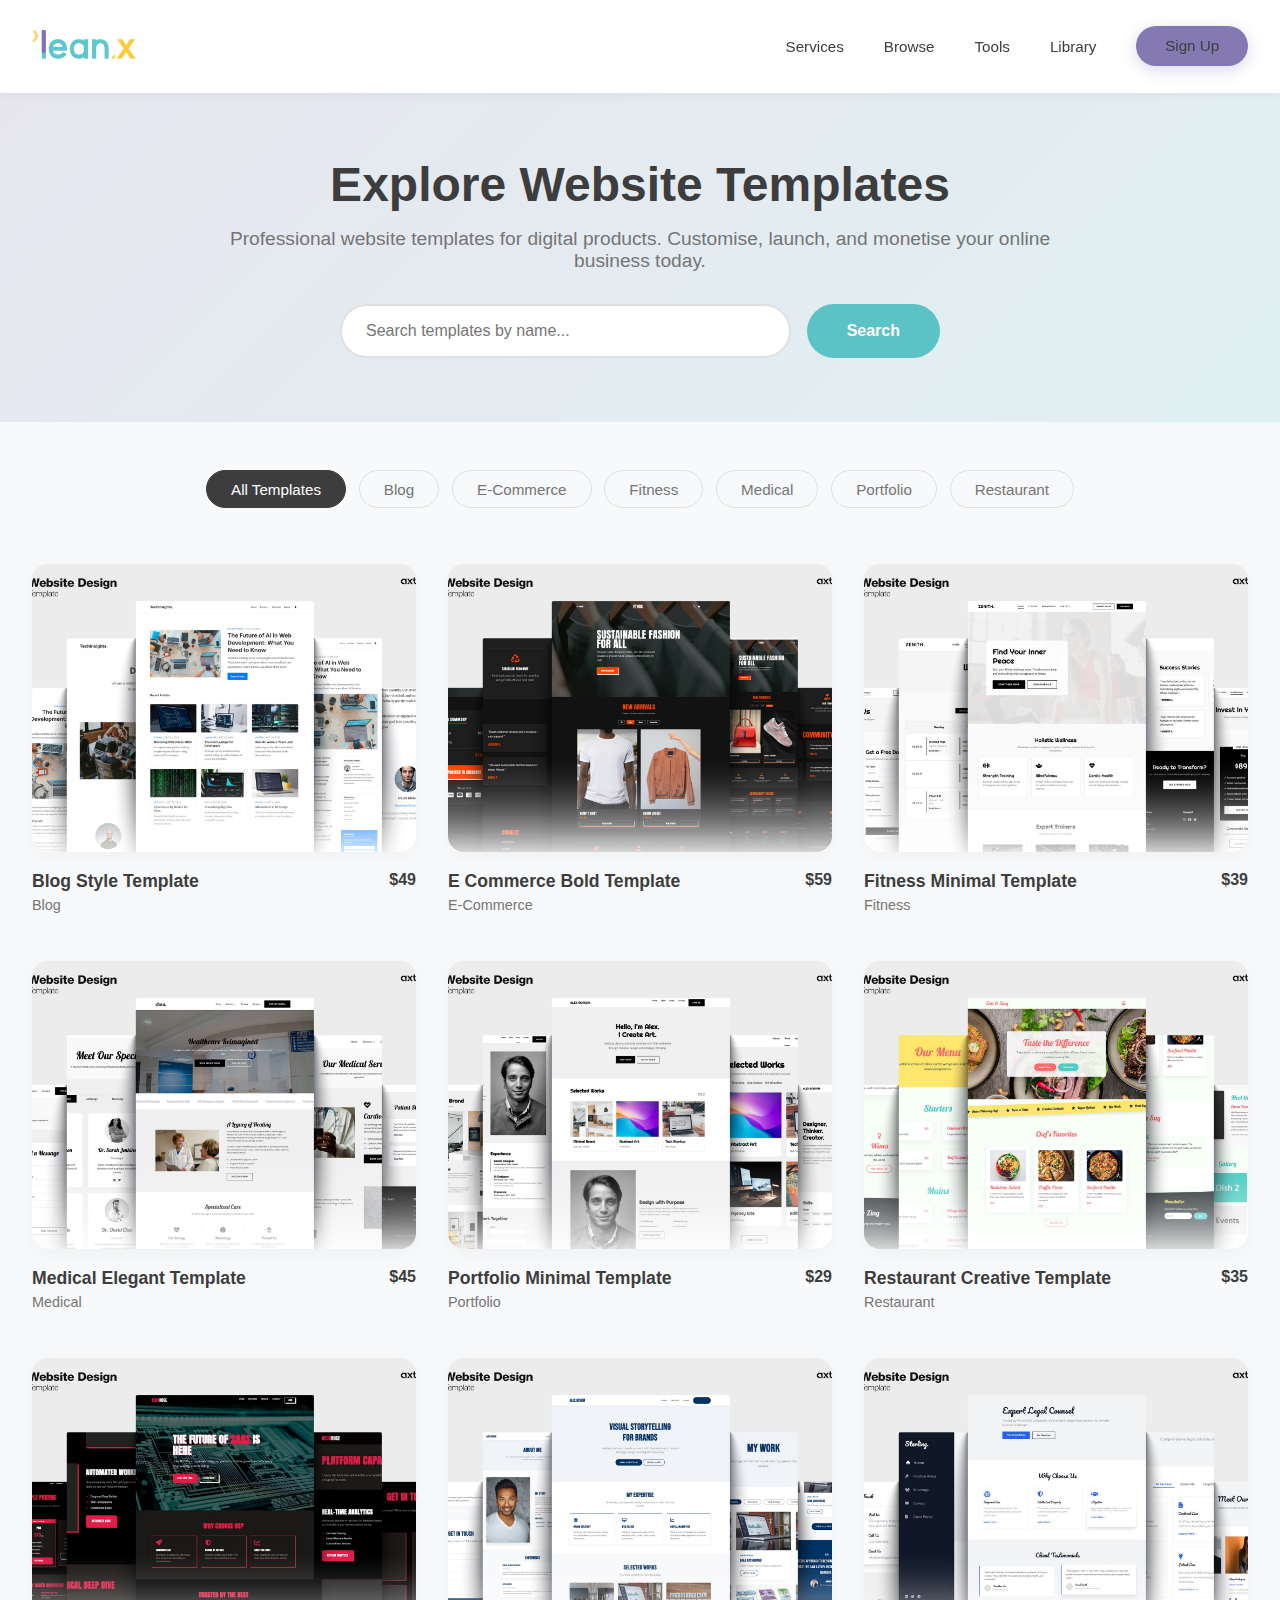
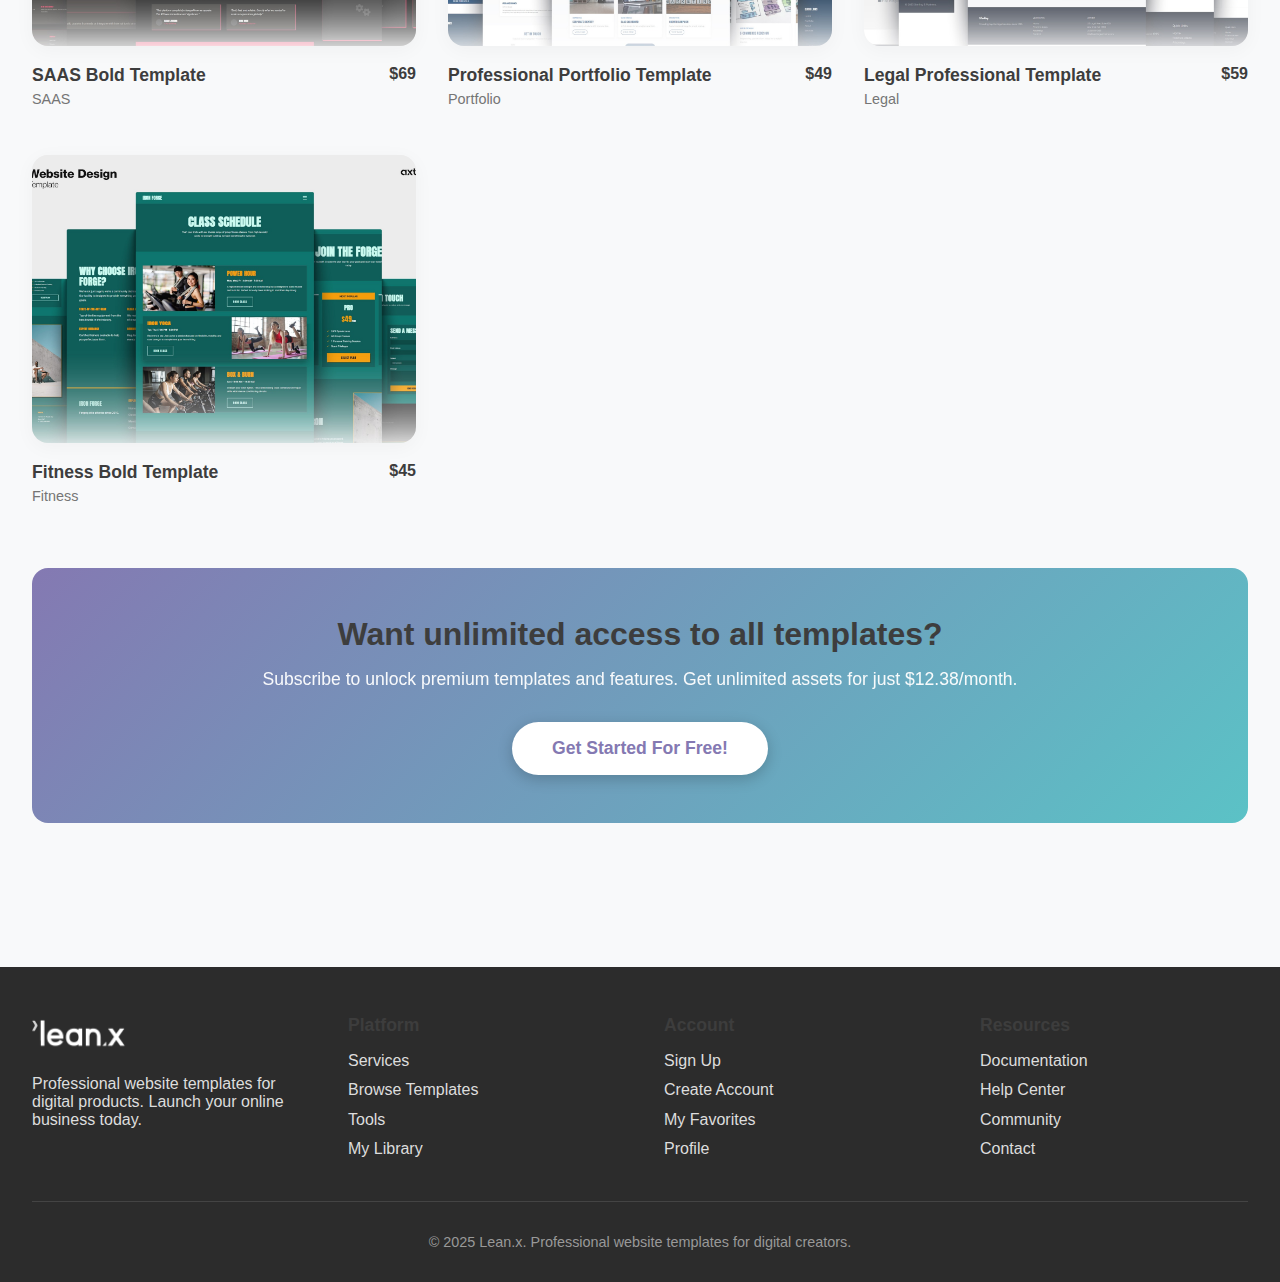
<file: browse.html>
<!DOCTYPE html>
<html lang="en">
<head>
    <meta charset="UTF-8">
    <meta name="viewport" content="width=device-width, initial-scale=1.0">
    <title>Browse Templates - Lean.x</title>
    <link rel="stylesheet" href="brand-variables.css">
    <style>
        * {
            margin: 0;
            padding: 0;
            box-sizing: border-box;
        }

        body {
            font-family: var(--bs-body-font-family);
            color: var(--lean-text-dark);
            background-color: #f8f9fa;
        }

        /* Header Navigation */
        .header {
            background: white;
            padding: 1.5rem 0;
            box-shadow: 0 2px 10px rgba(0,0,0,0.05);
            position: sticky;
            top: 0;
            z-index: 100;
        }

        .nav-container {
            max-width: 1400px;
            margin: 0 auto;
            padding: 0 2rem;
            display: flex;
            justify-content: space-between;
            align-items: center;
        }

        .logo {
            height: 45px;
        }

        .nav-menu {
            display: flex;
            gap: 2.5rem;
            align-items: center;
            list-style: none;
        }

        .nav-menu a {
            color: var(--lean-text-dark);
            text-decoration: none;
            font-weight: 500;
            font-size: 0.95rem;
            transition: color 0.2s;
        }

        .nav-menu a:hover {
            color: var(--lean-purple);
        }

        .btn-nav-signup {
            background-color: var(--lean-purple);
            color: white;
            padding: 0.7rem 1.8rem;
            border-radius: 50px;
            text-decoration: none;
            font-weight: 600;
            transition: all 0.3s;
            box-shadow: 0 4px 15px rgba(132, 121, 178, 0.3);
        }

        .btn-nav-signup:hover {
            background-color: #7368a3;
            transform: translateY(-2px);
            box-shadow: 0 6px 20px rgba(132, 121, 178, 0.4);
        }

        /* Hero Section */
        .hero {
            background: linear-gradient(135deg, rgba(132, 121, 178, 0.15), rgba(91, 194, 198, 0.15));
            padding: 4rem 2rem;
            text-align: center;
        }

        .hero-content {
            max-width: 900px;
            margin: 0 auto;
        }

        .hero h1 {
            font-size: 3rem;
            font-weight: 700;
            margin-bottom: 1rem;
            color: var(--lean-text-dark);
        }

        .hero p {
            font-size: 1.2rem;
            color: var(--lean-text-body);
            margin-bottom: 2rem;
        }

        .search-bar {
            max-width: 600px;
            margin: 0 auto;
            display: flex;
            gap: 1rem;
        }

        .search-input {
            flex: 1;
            padding: 1rem 1.5rem;
            border: 2px solid #e0e0e0;
            border-radius: 50px;
            font-size: 1rem;
            font-family: inherit;
            transition: all 0.2s;
        }

        .search-input:focus {
            outline: none;
            border-color: var(--lean-purple);
            box-shadow: 0 4px 12px rgba(132, 121, 178, 0.15);
        }

        .btn-search {
            background-color: var(--lean-teal);
            color: white;
            border: none;
            padding: 1rem 2.5rem;
            border-radius: 50px;
            font-weight: 600;
            font-size: 1rem;
            cursor: pointer;
            transition: all 0.3s;
        }

        .btn-search:hover {
            background-color: #4fb3b6;
            transform: translateY(-2px);
        }

        .stats {
            display: flex;
            justify-content: center;
            gap: 4rem;
            margin-top: 3rem;
        }

        .stat-item {
            text-align: center;
        }

        .stat-number {
            font-size: 2.5rem;
            font-weight: 700;
            color: var(--lean-purple);
            display: block;
        }

        .stat-label {
            font-size: 0.9rem;
            color: var(--lean-text-body);
            text-transform: uppercase;
            letter-spacing: 1px;
        }

        /* Main Content */
        .main-container {
            max-width: 1400px;
            margin: 0 auto;
            padding: 3rem 2rem;
        }

        /* Filter Bar (Framer Style) */
        .filter-bar {
            display: flex;
            gap: 0.8rem;
            overflow-x: auto;
            padding-bottom: 0.5rem;
            margin-bottom: 3rem;
            scrollbar-width: none; /* Firefox */
            justify-content: center;
        }
        .filter-bar::-webkit-scrollbar {
            display: none; /* Chrome/Safari */
        }
        
        .filter-pill {
            padding: 0.6rem 1.5rem;
            background: transparent;
            border: 1px solid #e0e0e0;
            border-radius: 50px;
            white-space: nowrap;
            cursor: pointer;
            transition: all 0.2s;
            font-size: 0.95rem;
            color: var(--lean-text-body);
            font-weight: 500;
        }
        
        .filter-pill:hover {
            border-color: var(--lean-purple);
            color: var(--lean-purple);
        }
        
        .filter-pill.active {
            background: var(--lean-text-dark);
            color: white;
            border-color: var(--lean-text-dark);
        }

        /* Templates Grid (Optimized) */
        .templates-grid {
            display: grid;
            grid-template-columns: repeat(auto-fill, minmax(380px, 1fr));
            gap: 3rem 2rem;
        }

        .template-card {
            background: transparent;
            border-radius: 0;
            overflow: visible;
            transition: transform 0.3s;
            box-shadow: none;
            cursor: pointer;
            display: flex;
            flex-direction: column;
        }

        .template-card:hover {
            transform: translateY(-5px);
        }

        .template-image-container {
            border-radius: 16px;
            overflow: hidden;
            margin-bottom: 1.2rem;
            background: #f0f0f0;
            position: relative;
            aspect-ratio: 4/3; /* Consistent aspect ratio */
            box-shadow: 0 4px 20px rgba(0,0,0,0.04); /* Very subtle shadow */
        }

        .template-image {
            width: 100%;
            height: 100%;
            object-fit: cover;
            display: block;
            transition: transform 0.6s cubic-bezier(0.165, 0.84, 0.44, 1);
        }
        
        .template-card:hover .template-image {
            transform: scale(1.05);
        }

        .template-info {
            padding: 0;
        }

        .template-header-row {
            display: flex;
            justify-content: space-between;
            align-items: flex-start;
            margin-bottom: 0.3rem;
        }

        .template-title {
            font-size: 1.1rem;
            font-weight: 600;
            color: var(--lean-text-dark);
            margin: 0;
        }

        .template-category {
            color: var(--lean-text-body);
            font-size: 0.9rem;
        }
        
        .template-price {
            font-weight: 600;
            color: var(--lean-text-dark);
        }
            font-size: 1.2rem;
            font-weight: 700;
            margin-bottom: 0.8rem;
            color: var(--lean-text-dark);
        }

        .template-description {
            font-size: 0.9rem;
            color: var(--lean-text-body);
            line-height: 1.5;
            margin-bottom: 1rem;
        }

        .template-meta {
            display: flex;
            justify-content: space-between;
            align-items: center;
            padding-top: 1rem;
            border-top: 1px solid #f0f0f0;
        }

        .template-stats {
            display: flex;
            gap: 1rem;
            font-size: 0.85rem;
            color: var(--lean-text-body);
        }

        .stat {
            display: flex;
            align-items: center;
            gap: 0.3rem;
        }

        .btn-view {
            background-color: var(--lean-purple);
            color: white;
            border: none;
            padding: 0.6rem 1.5rem;
            border-radius: 20px;
            font-weight: 600;
            font-size: 0.9rem;
            cursor: pointer;
            transition: all 0.3s;
        }

        .btn-view:hover {
            background-color: #7368a3;
        }

        /* CTA Banner */
        .cta-banner {
            background: linear-gradient(135deg, var(--lean-purple), var(--lean-teal));
            color: white;
            padding: 3rem 2rem;
            text-align: center;
            margin: 4rem 0 2rem;
            border-radius: 16px;
        }

        .cta-banner h2 {
            font-size: 2rem;
            margin-bottom: 1rem;
        }

        .cta-banner p {
            font-size: 1.1rem;
            margin-bottom: 2rem;
            opacity: 0.95;
        }

        .btn-cta {
            background-color: white;
            color: var(--lean-purple);
            padding: 1rem 2.5rem;
            border-radius: 50px;
            text-decoration: none;
            font-weight: 600;
            font-size: 1.1rem;
            display: inline-block;
            transition: all 0.3s;
            box-shadow: 0 4px 15px rgba(0,0,0,0.2);
        }

        .btn-cta:hover {
            transform: translateY(-2px);
            box-shadow: 0 6px 20px rgba(0,0,0,0.3);
        }

        /* Footer */
        .footer {
            background: #2c2c2c;
            color: white;
            padding: 3rem 2rem 2rem;
            margin-top: 4rem;
        }

        .footer-content {
            max-width: 1400px;
            margin: 0 auto;
            display: grid;
            grid-template-columns: repeat(auto-fit, minmax(250px, 1fr));
            gap: 3rem;
            margin-bottom: 2rem;
        }

        .footer-section h4 {
            margin-bottom: 1rem;
            font-size: 1.1rem;
        }

        .footer-section ul {
            list-style: none;
        }

        .footer-section ul li {
            margin-bottom: 0.7rem;
        }

        .footer-section a {
            color: #ddd;
            text-decoration: none;
            transition: color 0.2s;
        }

        .footer-section a:hover {
            color: var(--lean-teal);
        }

        .footer-bottom {
            text-align: center;
            padding-top: 2rem;
            border-top: 1px solid #444;
            color: #999;
            font-size: 0.9rem;
        }

        /* Responsive */
        @media (max-width: 1024px) {
            .content-layout {
                flex-direction: column;
            }

            .sidebar {
                flex: none;
                width: 100%;
            }

            .templates-grid {
                grid-template-columns: repeat(auto-fill, minmax(280px, 1fr));
            }
        }

        @media (max-width: 768px) {
            .nav-menu {
                gap: 1.5rem;
            }

            .hero h1 {
                font-size: 2rem;
            }

            .search-bar {
                flex-direction: column;
            }

            .stats {
                gap: 2rem;
            }

            .stat-number {
                font-size: 2rem;
            }

            .templates-grid {
                grid-template-columns: 1fr;
            }

            .cta-banner h2 {
                font-size: 1.5rem;
            }
        }

        .mobile-menu-toggle {
            display: none;
            background: none;
            border: none;
            font-size: 1.5rem;
            cursor: pointer;
            color: var(--lean-text-dark);
        }

        @media (max-width: 768px) {
            .mobile-menu-toggle {
                display: block;
            }

            .nav-menu {
                display: none;
            }
        }
    </style>
</head>
<body>
    <!-- Header -->
    <header class="header">
        <nav class="nav-container">
            <img src="assets/Logos/LeanX Logo.png" alt="Lean.x" class="logo">
            <button class="mobile-menu-toggle">☰</button>
            <ul class="nav-menu">
                <li><a href="#services">Services</a></li>
                <li><a href="browse.html">Browse</a></li>
                <li><a href="#tools">Tools</a></li>
                <li><a href="#library">Library</a></li>
                <li><a href="https://leanx-sign-up.vercel.app/" class="btn-nav-signup">Sign Up</a></li>
            </ul>
        </nav>
    </header>

    <!-- Hero Section -->
    <section class="hero">
        <div class="hero-content">
            <h1>Explore Website Templates</h1>
            <p>Professional website templates for digital products. Customise, launch, and monetise your online business today.</p>
            
            <div class="search-bar">
                <input type="text" class="search-input" placeholder="Search templates by name...">
                <button class="btn-search">Search</button>
            </div>
        </div>
    </section>

    <!-- Main Content -->
    <div class="main-container">
        
        <!-- Filter Bar -->
        <div class="filter-bar">
            <button class="filter-pill active">All Templates</button>
            <button class="filter-pill">Blog</button>
            <button class="filter-pill">E-Commerce</button>
            <button class="filter-pill">Fitness</button>
            <button class="filter-pill">Medical</button>
            <button class="filter-pill">Portfolio</button>
            <button class="filter-pill">Restaurant</button>
        </div>

        <!-- Templates Grid -->
        <div class="templates-grid">
            <!-- Template 1 -->
            <div class="template-card" onclick="window.location.href='template-detail.html?template=blog-style'">
                <div class="template-image-container">
                    <img src="assets/Website Templates/Blog Style Template.jpeg" alt="Blog Style Template" class="template-image">
                </div>
                <div class="template-info">
                    <div class="template-header-row">
                        <h3 class="template-title">Blog Style Template</h3>
                        <span class="template-price">$49</span>
                    </div>
                    <div class="template-category">Blog</div>
                </div>
            </div>

            <!-- Template 2 -->
            <div class="template-card" onclick="window.location.href='template-detail.html?template=ecommerce-bold'">
                <div class="template-image-container">
                    <img src="assets/Website Templates/E Commerce Bold Template.jpeg" alt="E Commerce Bold Template" class="template-image">
                </div>
                <div class="template-info">
                    <div class="template-header-row">
                        <h3 class="template-title">E Commerce Bold Template</h3>
                        <span class="template-price">$59</span>
                    </div>
                    <div class="template-category">E-Commerce</div>
                </div>
            </div>

            <!-- Template 3 -->
            <div class="template-card" onclick="window.location.href='template-detail.html?template=fitness-minimal'">
                <div class="template-image-container">
                    <img src="assets/Website Templates/Fitness Minimal Template.jpeg" alt="Fitness Minimal Template" class="template-image">
                </div>
                <div class="template-info">
                    <div class="template-header-row">
                        <h3 class="template-title">Fitness Minimal Template</h3>
                        <span class="template-price">$39</span>
                    </div>
                    <div class="template-category">Fitness</div>
                </div>
            </div>

            <!-- Template 4 -->
            <div class="template-card" onclick="window.location.href='template-detail.html?template=medical-elegant'">
                <div class="template-image-container">
                    <img src="assets/Website Templates/Medical Elegant Template.jpeg" alt="Medical Elegant Template" class="template-image">
                </div>
                <div class="template-info">
                    <div class="template-header-row">
                        <h3 class="template-title">Medical Elegant Template</h3>
                        <span class="template-price">$45</span>
                    </div>
                    <div class="template-category">Medical</div>
                </div>
            </div>

            <!-- Template 5 -->
            <div class="template-card" onclick="window.location.href='template-detail.html?template=portfolio-minimal'">
                <div class="template-image-container">
                    <img src="assets/Website Templates/Portfolio Minimal Template.jpeg" alt="Portfolio Minimal Template" class="template-image">
                </div>
                <div class="template-info">
                    <div class="template-header-row">
                        <h3 class="template-title">Portfolio Minimal Template</h3>
                        <span class="template-price">$29</span>
                    </div>
                    <div class="template-category">Portfolio</div>
                </div>
            </div>

            <!-- Template 6 -->
            <div class="template-card" onclick="window.location.href='template-detail.html?template=restaurant-creative'">
                <div class="template-image-container">
                    <img src="assets/Website Templates/Restaurant Creative Template.jpeg" alt="Restaurant Creative Template" class="template-image">
                </div>
                <div class="template-info">
                    <div class="template-header-row">
                        <h3 class="template-title">Restaurant Creative Template</h3>
                        <span class="template-price">$35</span>
                    </div>
                    <div class="template-category">Restaurant</div>
                </div>
            </div>

            <!-- Template 7 -->
            <div class="template-card" onclick="window.location.href='template-detail.html?template=saas-bold'">
                <div class="template-image-container">
                    <img src="assets/Website Templates/SAAS Bold Template.jpeg" alt="SAAS Bold Template" class="template-image">
                </div>
                <div class="template-info">
                    <div class="template-header-row">
                        <h3 class="template-title">SAAS Bold Template</h3>
                        <span class="template-price">$69</span>
                    </div>
                    <div class="template-category">SAAS</div>
                </div>
            </div>

            <!-- Template 8 -->
            <div class="template-card" onclick="window.location.href='template-detail.html?template=professional-portfolio'">
                <div class="template-image-container">
                    <img src="assets/Website Templates/Professional Portfolio Template.jpeg" alt="Professional Portfolio Template" class="template-image">
                </div>
                <div class="template-info">
                    <div class="template-header-row">
                        <h3 class="template-title">Professional Portfolio Template</h3>
                        <span class="template-price">$49</span>
                    </div>
                    <div class="template-category">Portfolio</div>
                </div>
            </div>

            <!-- Template 9 -->
            <div class="template-card" onclick="window.location.href='template-detail.html?template=legal-professional'">
                <div class="template-image-container">
                    <img src="assets/Website Templates/Legal Professional Template.jpeg" alt="Legal Professional Template" class="template-image">
                </div>
                <div class="template-info">
                    <div class="template-header-row">
                        <h3 class="template-title">Legal Professional Template</h3>
                        <span class="template-price">$59</span>
                    </div>
                    <div class="template-category">Legal</div>
                </div>
            </div>

            <!-- Template 10 -->
            <div class="template-card" onclick="window.location.href='template-detail.html?template=fitness-bold'">
                <div class="template-image-container">
                    <img src="assets/Website Templates/Fitness Bold Template.jpeg" alt="Fitness Bold Template" class="template-image">
                </div>
                <div class="template-info">
                    <div class="template-header-row">
                        <h3 class="template-title">Fitness Bold Template</h3>
                        <span class="template-price">$45</span>
                    </div>
                    <div class="template-category">Fitness</div>
                </div>
            </div>
        </div>

        <!-- CTA Banner -->
        <div class="cta-banner">
            <h2>Want unlimited access to all templates?</h2>
            <p>Subscribe to unlock premium templates and features. Get unlimited assets for just $12.38/month.</p>
            <a href="https://leanx-sign-up.vercel.app/" class="btn-cta">Get Started For Free!</a>
        </div>
    </div>

    <!-- Footer -->
    <footer class="footer">
        <div class="footer-content">
            <div class="footer-section">
                <img src="assets/Logos/LeanX Logo.png" alt="Lean.x" class="logo" style="height: 40px; margin-bottom: 1rem; filter: brightness(0) invert(1);">
                <p style="color: #ddd;">Professional website templates for digital products. Launch your online business today.</p>
            </div>
            <div class="footer-section">
                <h4>Platform</h4>
                <ul>
                    <li><a href="#services">Services</a></li>
                    <li><a href="browse.html">Browse Templates</a></li>
                    <li><a href="#tools">Tools</a></li>
                    <li><a href="#library">My Library</a></li>
                </ul>
            </div>
            <div class="footer-section">
                <h4>Account</h4>
                <ul>
                    <li><a href="https://leanx-sign-up.vercel.app/">Sign Up</a></li>
                    <li><a href="#">Create Account</a></li>
                    <li><a href="#">My Favorites</a></li>
                    <li><a href="#">Profile</a></li>
                </ul>
            </div>
            <div class="footer-section">
                <h4>Resources</h4>
                <ul>
                    <li><a href="#">Documentation</a></li>
                    <li><a href="#">Help Center</a></li>
                    <li><a href="#">Community</a></li>
                    <li><a href="#">Contact</a></li>
                </ul>
            </div>
        </div>
        <div class="footer-bottom">
            © 2025 Lean.x. Professional website templates for digital creators.
        </div>
    </footer>

    <script>
        // Mobile menu toggle
        document.querySelector('.mobile-menu-toggle').addEventListener('click', function() {
            const menu = document.querySelector('.nav-menu');
            menu.style.display = menu.style.display === 'flex' ? 'none' : 'flex';
        });
    </script>
</body>
</html>
</file>
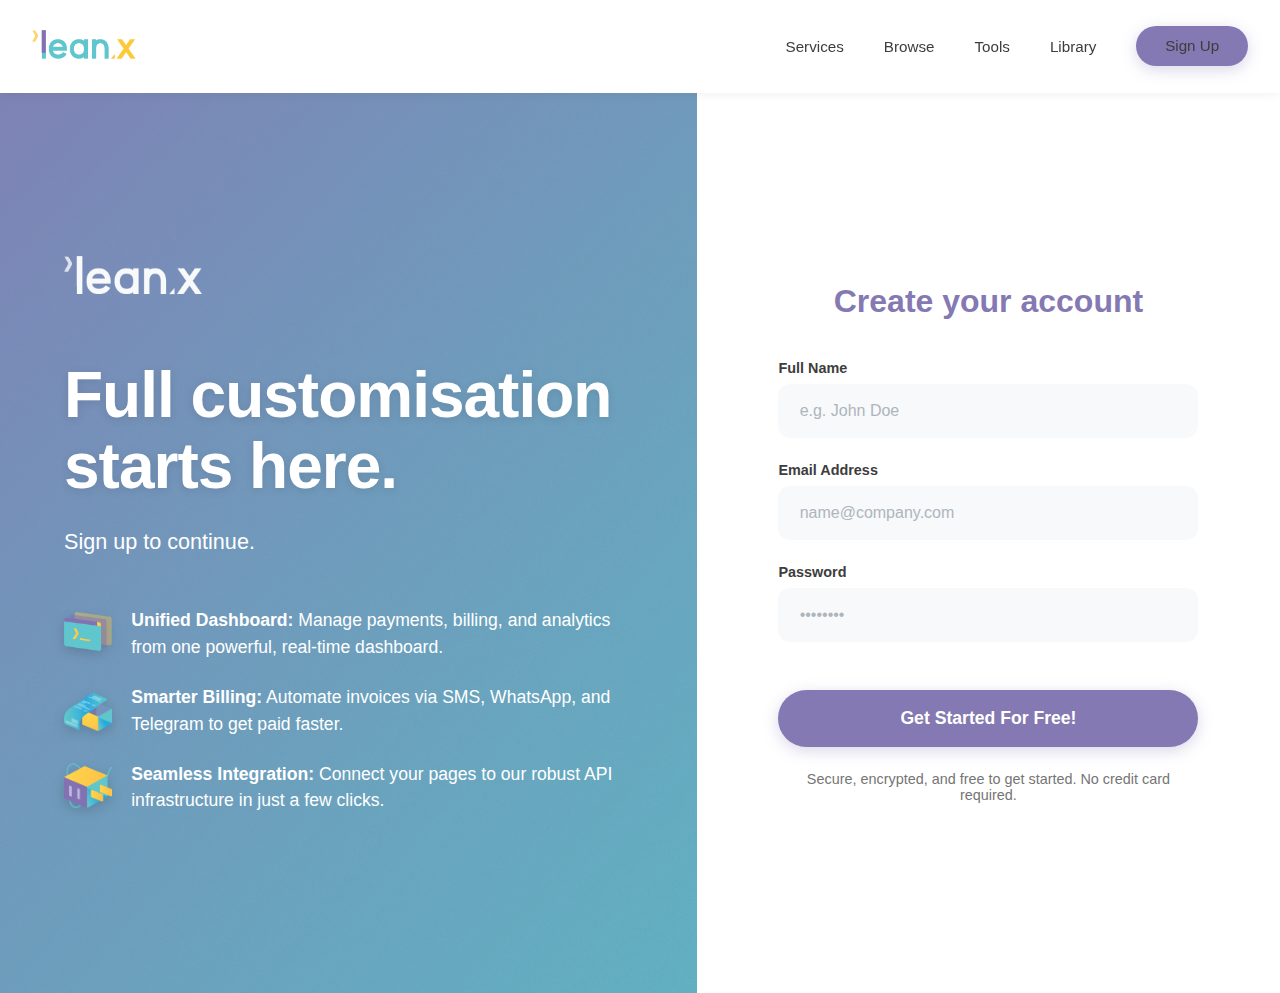
<file: signup.html>
<!DOCTYPE html>
<html lang="en">
<head>
    <meta charset="UTF-8">
    <meta name="viewport" content="width=device-width, initial-scale=1.0">
    <title>Sign Up - Lean.x</title>
    <link rel="stylesheet" href="brand-variables.css">
    <style>
        * {
            margin: 0;
            padding: 0;
            box-sizing: border-box;
        }

        body {
            font-family: var(--bs-body-font-family);
            color: var(--lean-text-body);
            background-color: var(--lean-bg-light);
            min-height: 100vh;
            display: flex;
            flex-direction: column;
        }

        /* Header Navigation */
        .header {
            background: white;
            padding: 1.5rem 0;
            box-shadow: 0 2px 10px rgba(0,0,0,0.05);
            position: sticky;
            top: 0;
            z-index: 100;
        }

        .nav-container {
            max-width: 1400px;
            margin: 0 auto;
            padding: 0 2rem;
            display: flex;
            justify-content: space-between;
            align-items: center;
        }

        .logo {
            height: 45px;
        }

        .nav-menu {
            display: flex;
            gap: 2.5rem;
            align-items: center;
            list-style: none;
        }

        .nav-menu a {
            color: var(--lean-text-dark);
            text-decoration: none;
            font-weight: 500;
            font-size: 0.95rem;
            transition: color 0.2s;
        }

        .nav-menu a:hover {
            color: var(--lean-purple);
        }

        .btn-nav-signup {
            background-color: var(--lean-purple);
            color: white;
            padding: 0.7rem 1.8rem;
            border-radius: 50px;
            text-decoration: none;
            font-weight: 600;
            transition: all 0.3s;
            box-shadow: 0 4px 15px rgba(132, 121, 178, 0.3);
        }

        .btn-nav-signup:hover {
            background-color: #7368a3;
            transform: translateY(-2px);
            box-shadow: 0 6px 20px rgba(132, 121, 178, 0.4);
        }

        .mobile-menu-toggle {
            display: none;
            background: none;
            border: none;
            font-size: 1.5rem;
            cursor: pointer;
            color: var(--lean-text-dark);
        }

        @media (max-width: 768px) {
            .mobile-menu-toggle {
                display: block;
            }

            .nav-menu {
                display: none;
                position: absolute;
                top: 100%;
                left: 0;
                right: 0;
                background: white;
                flex-direction: column;
                padding: 2rem;
                box-shadow: 0 4px 10px rgba(0,0,0,0.1);
            }
        }

        /* Layout Container */
        .signup-wrapper {
            display: flex;
            min-height: 100vh;
            width: 100%;
        }

        /* Left Column: Value Proposition */
        .value-section {
            flex: 1;
            background: url('assets/Elements/(DESKTOP) 1920X1080 LEANX BG.png') no-repeat center center;
            background-size: cover;
            padding: 4rem;
            display: flex;
            flex-direction: column;
            justify-content: center;
            color: white;
            position: relative;
        }

        /* Overlay to ensure text readability if bg is busy */
        .value-section::before {
            content: '';
            position: absolute;
            top: 0;
            left: 0;
            right: 0;
            bottom: 0;
            background: linear-gradient(135deg, rgba(132, 121, 178, 0.85), rgba(91, 194, 198, 0.75));
            z-index: 1;
        }

        .value-content {
            position: relative;
            z-index: 2;
            max-width: 600px;
        }

        .logo-img {
            height: 60px;
            margin-bottom: 3rem;
            filter: brightness(0) invert(1); /* Make logo white */
            opacity: 0.95;
        }

        .hero-headline {
            font-size: 4rem;
            font-weight: 700;
            margin-bottom: 1.5rem;
            line-height: 1.1;
            letter-spacing: -1px;
            color: white;
            text-shadow: 0 2px 10px rgba(0,0,0,0.1);
        }

        .hero-subhead {
            font-size: 1.35rem;
            margin-bottom: 3rem;
            opacity: 1;
            font-weight: 400;
            line-height: 1.6;
            max-width: 90%;
        }

        .benefits-list {
            list-style: none;
        }

        .benefit-item {
            display: flex;
            align-items: center;
            margin-bottom: 1.5rem;
            font-size: 1.1rem;
            line-height: 1.5;
        }

        .benefit-icon {
            margin-right: 1.2rem;
            width: 48px;
            height: auto;
            flex-shrink: 0;
            margin-top: -5px;
            filter: drop-shadow(0 4px 6px rgba(0,0,0,0.15));
        }

        /* Right Column: Form */
        .form-section {
            flex: 0.8;
            background: white;
            padding: 4rem;
            display: flex;
            flex-direction: column;
            justify-content: center;
            align-items: center;
        }

        .form-container {
            width: 100%;
            max-width: 420px;
        }

        .form-title {
            font-size: 2rem;
            color: var(--lean-purple);
            margin-bottom: 2.5rem;
            text-align: center;
            font-weight: 700;
        }

        .form-group {
            margin-bottom: 1.5rem;
        }

        .form-label {
            display: block;
            margin-bottom: 0.5rem;
            color: var(--lean-text-dark);
            font-weight: 600;
            font-size: 0.9rem;
        }

        .form-input {
            width: 100%;
            padding: 1rem 1.2rem;
            background-color: var(--lean-bg-light);
            border: 2px solid transparent;
            border-radius: 12px;
            font-family: inherit;
            font-size: 1rem;
            transition: all 0.2s ease;
            color: var(--lean-text-dark);
        }

        .form-input:focus {
            outline: none;
            background-color: white;
            border-color: var(--lean-purple);
            box-shadow: 0 4px 12px rgba(132, 121, 178, 0.15);
        }

        .form-input::placeholder {
            color: #adb5bd;
        }

        .btn-signup {
            width: 100%;
            background-color: var(--lean-purple);
            color: white;
            border: none;
            padding: 1.1rem;
            font-size: 1.1rem;
            border-radius: 50px;
            cursor: pointer;
            font-weight: 600;
            margin-top: 1.5rem;
            transition: all 0.3s ease;
            box-shadow: 0 4px 15px rgba(132, 121, 178, 0.3);
        }

        .btn-signup:hover {
            background-color: #7368a3;
            transform: translateY(-2px);
            box-shadow: 0 6px 20px rgba(132, 121, 178, 0.4);
        }

        .reassurance {
            text-align: center;
            margin-top: 1.5rem;
            font-size: 0.9rem;
            color: var(--lean-text-body);
        }

        /* Responsive */
        @media (max-width: 992px) {
            .signup-wrapper {
                flex-direction: column;
            }
            
            .value-section {
                padding: 3rem 2rem;
                min-height: auto;
            }

            .form-section {
                padding: 3rem 2rem;
            }
        }
    </style>
</head>
<body>
    <!-- Header -->
    <header class="header">
        <nav class="nav-container">
            <img src="assets/Logos/LeanX Logo.png" alt="Lean.x" class="logo">
            <button class="mobile-menu-toggle">☰</button>
            <ul class="nav-menu">
                <li><a href="#services">Services</a></li>
                <li><a href="index.html">Browse</a></li>
                <li><a href="#tools">Tools</a></li>
                <li><a href="#library">Library</a></li>
                <li><a href="signup.html" class="btn-nav-signup">Sign Up</a></li>
            </ul>
        </nav>
    </header>

    <div class="signup-wrapper">
        <!-- SECTIONS 1 & 2: Hero + Benefits (Left Side) -->
        <div class="value-section">
            <div class="value-content">
                <img src="assets/Logos/LeanX Logo.png" alt="Lean.x" class="logo-img">
                
                <!-- HERO SECTION -->
                <h1 class="hero-headline">Full customisation starts here.</h1>
                <p class="hero-subhead">Sign up to continue.</p>

                <!-- BENEFITS SECTION -->
                <ul class="benefits-list">
                    <li class="benefit-item">
                        <img src="assets/Elements/icon lean x 9.png" alt="Dashboard" class="benefit-icon">
                        <span><strong>Unified Dashboard:</strong> Manage payments, billing, and analytics from one powerful, real-time dashboard.</span>
                    </li>
                    <li class="benefit-item">
                        <img src="assets/Elements/icon lean x 3.png" alt="Billing" class="benefit-icon">
                        <span><strong>Smarter Billing:</strong> Automate invoices via SMS, WhatsApp, and Telegram to get paid faster.</span>
                    </li>
                    <li class="benefit-item">
                        <img src="assets/Elements/icon lean x 4.png" alt="Integration" class="benefit-icon">
                        <span><strong>Seamless Integration:</strong> Connect your pages to our robust API infrastructure in just a few clicks.</span>
                    </li>
                </ul>
            </div>
        </div>

        <!-- SECTION 3: Sign-Up Form (Right Side) -->
        <div class="form-section">
            <div class="form-container">
                <h2 class="form-title">Create your account</h2>
                
                <form action="#" method="POST">
                    <div class="form-group">
                        <label for="fullname" class="form-label">Full Name</label>
                        <input type="text" id="fullname" class="form-input" placeholder="e.g. John Doe" required>
                    </div>

                    <div class="form-group">
                        <label for="email" class="form-label">Email Address</label>
                        <input type="email" id="email" class="form-input" placeholder="name@company.com" required>
                    </div>

                    <div class="form-group">
                        <label for="password" class="form-label">Password</label>
                        <input type="password" id="password" class="form-input" placeholder="••••••••" required>
                    </div>

                    <button type="submit" class="btn-signup">Get Started For Free!</button>
                    
                    <p class="reassurance">
                        Secure, encrypted, and free to get started. No credit card required.
                    </p>
                </form>
            </div>
        </div>
    </div>

    <script>
        // Mobile menu toggle
        document.querySelector('.mobile-menu-toggle').addEventListener('click', function() {
            const menu = document.querySelector('.nav-menu');
            menu.style.display = menu.style.display === 'flex' ? 'none' : 'flex';
        });
    </script>
</body>
</html>
</file>
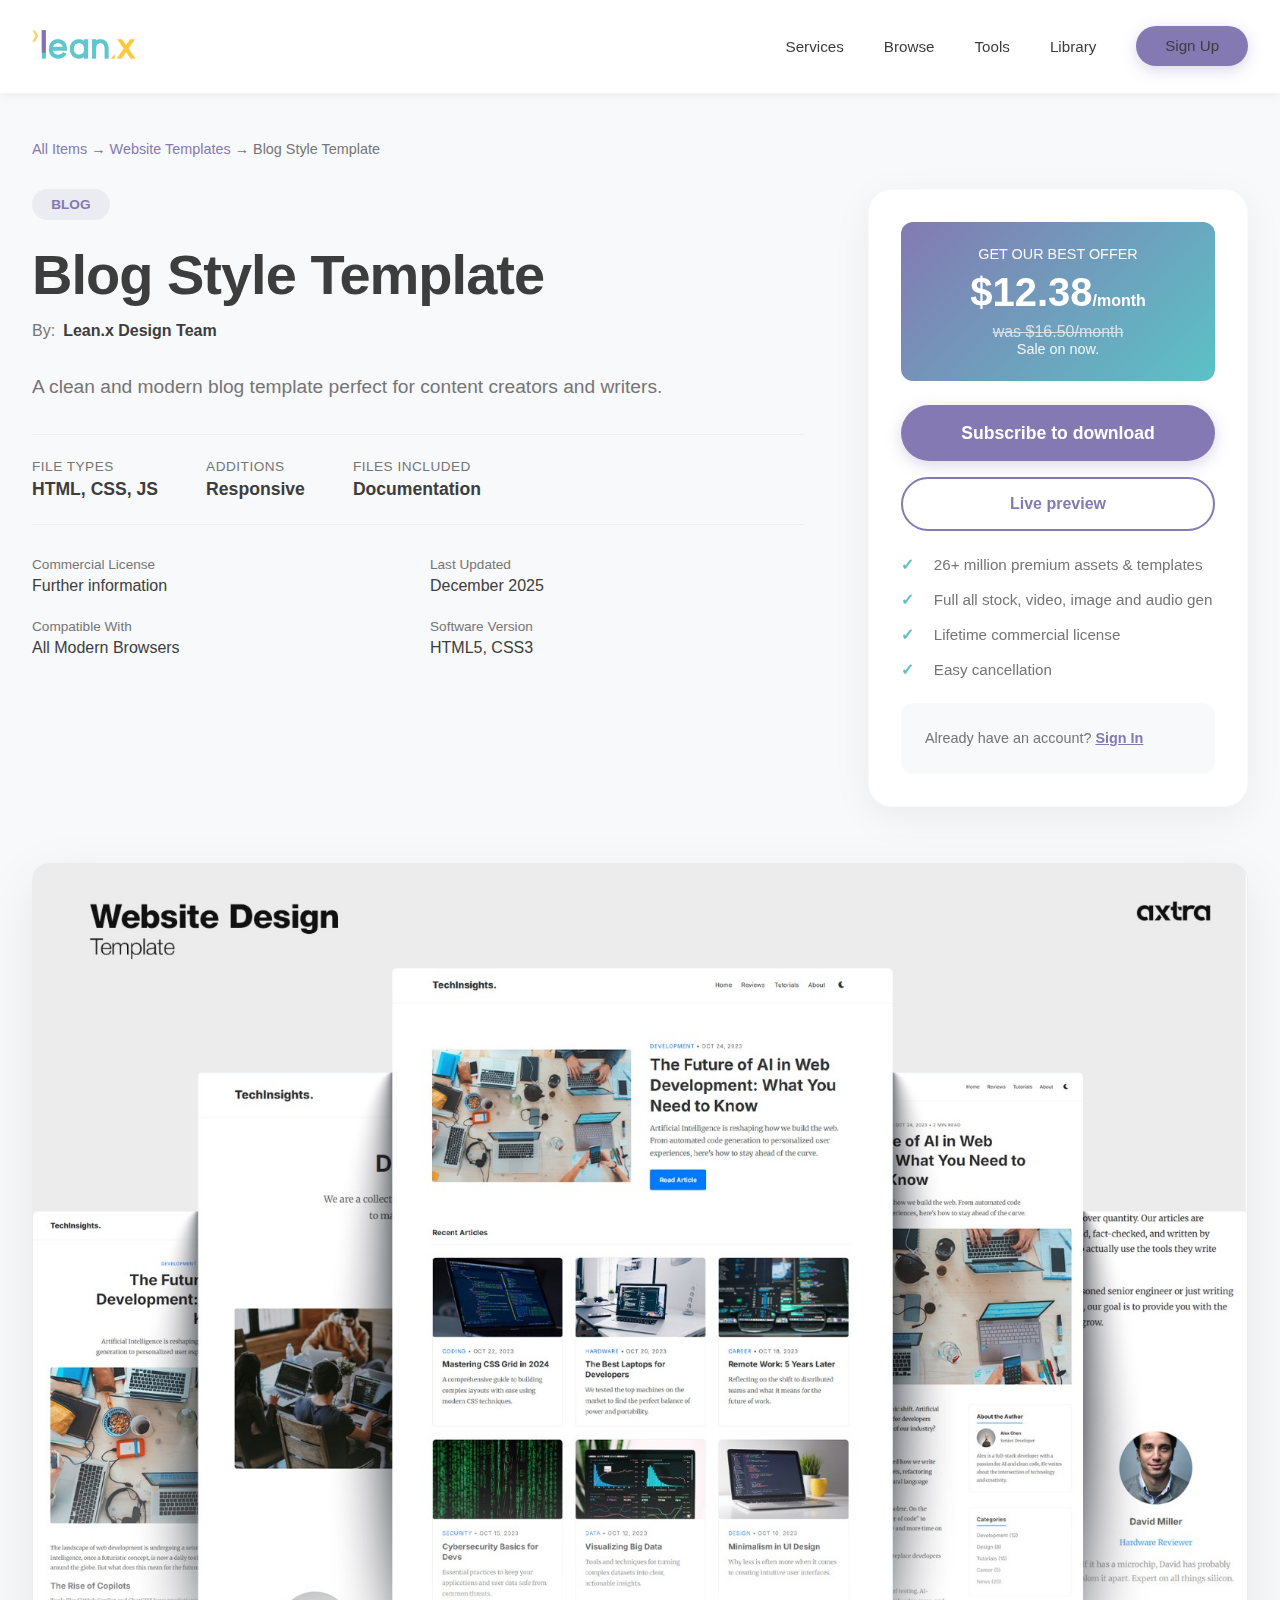
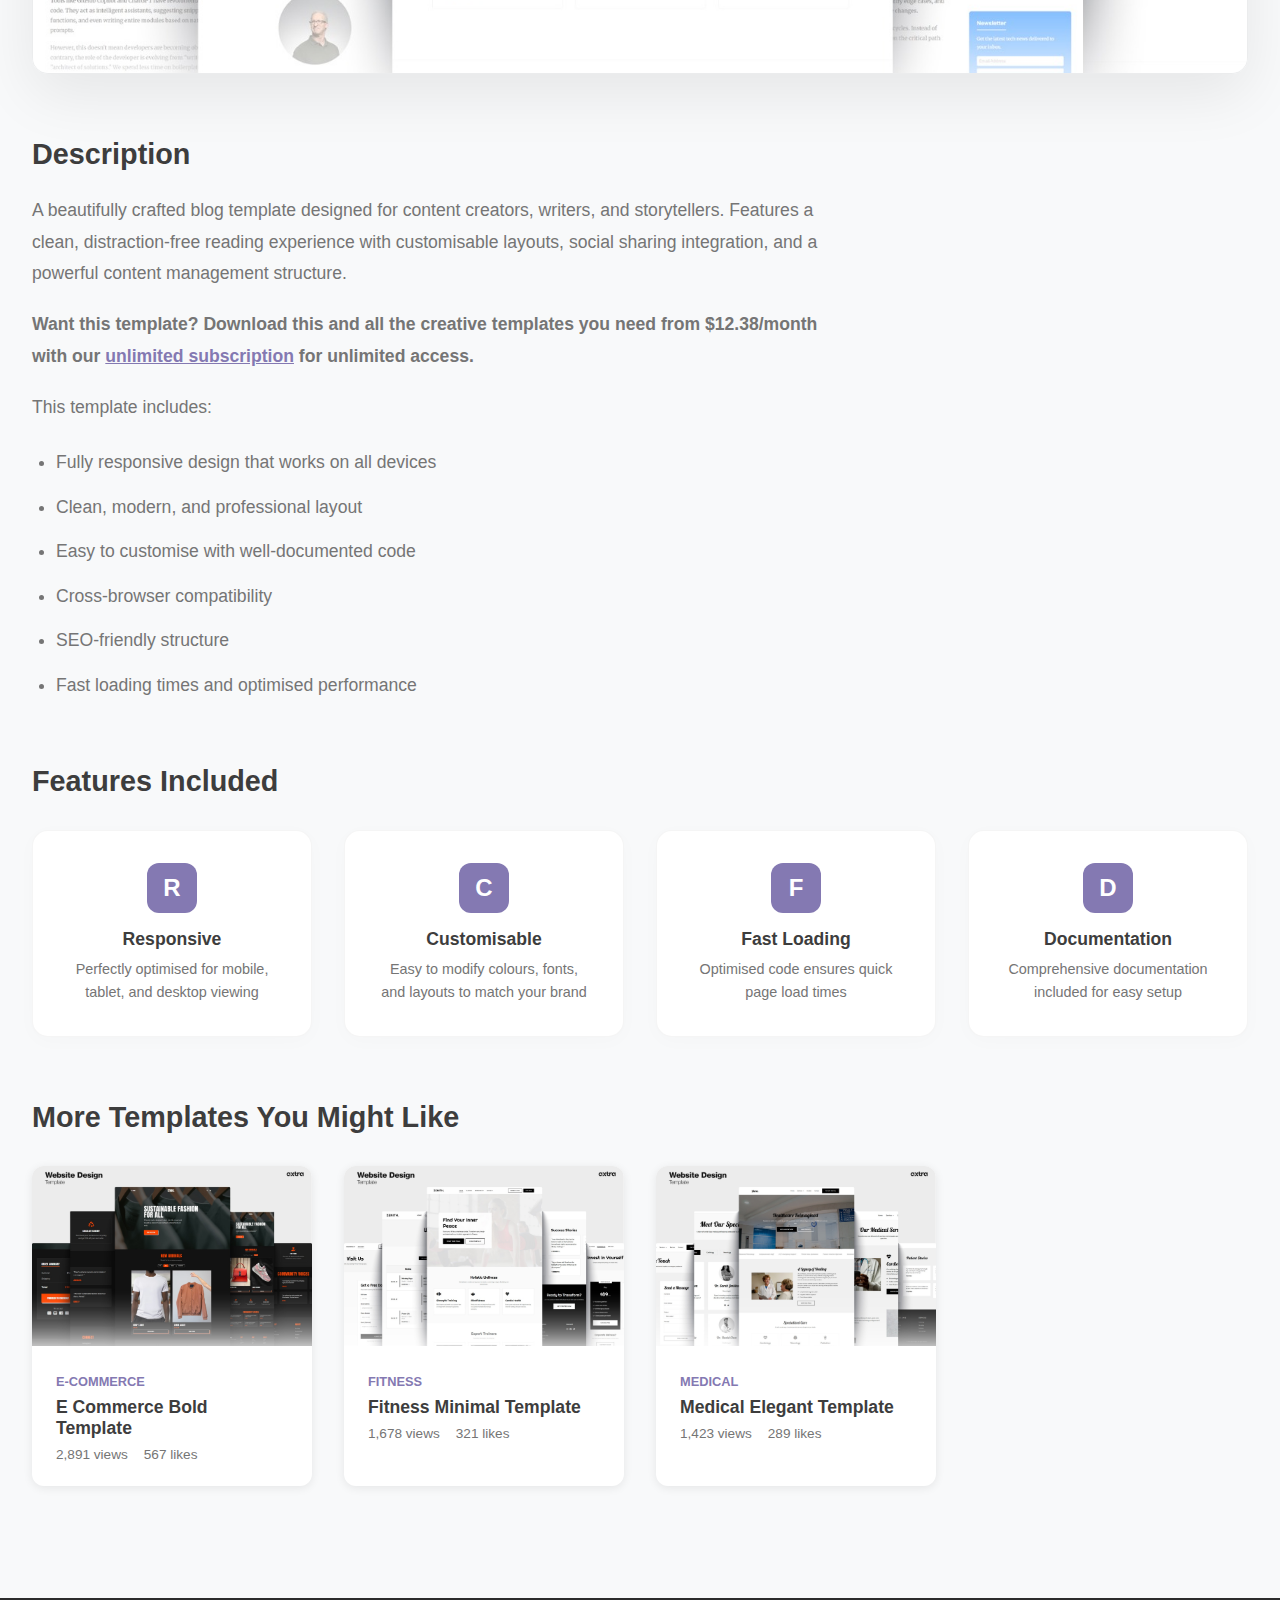
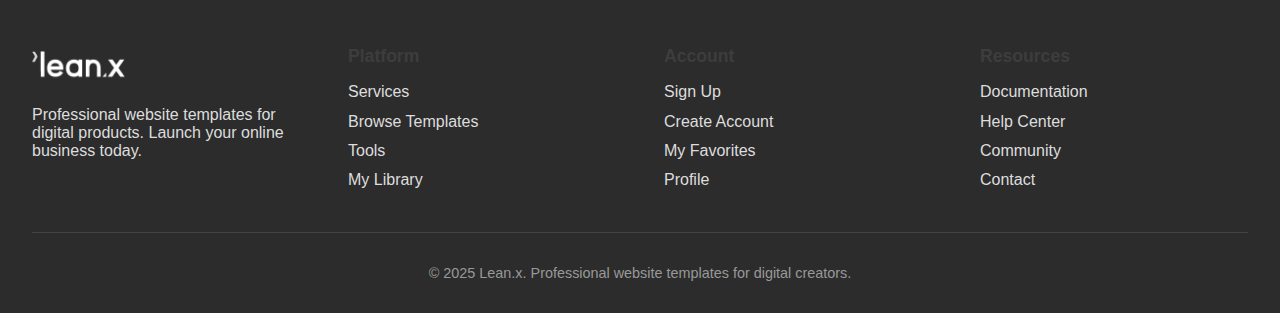
<file: template-detail.html>
<!DOCTYPE html>
<html lang="en">
<head>
    <meta charset="UTF-8">
    <meta name="viewport" content="width=device-width, initial-scale=1.0">
    <title>Template Details - Lean.x</title>
    <link rel="stylesheet" href="brand-variables.css">
    <style>
        * {
            margin: 0;
            padding: 0;
            box-sizing: border-box;
        }

        body {
            font-family: var(--bs-body-font-family);
            color: var(--lean-text-dark);
            background-color: #f8f9fa;
        }

        /* Header Navigation */
        .header {
            background: white;
            padding: 1.5rem 0;
            box-shadow: 0 2px 10px rgba(0,0,0,0.05);
            position: sticky;
            top: 0;
            z-index: 100;
        }

        .nav-container {
            max-width: 1400px;
            margin: 0 auto;
            padding: 0 2rem;
            display: flex;
            justify-content: space-between;
            align-items: center;
        }

        .logo {
            height: 45px;
        }

        .nav-menu {
            display: flex;
            gap: 2.5rem;
            align-items: center;
            list-style: none;
        }

        .nav-menu a {
            color: var(--lean-text-dark);
            text-decoration: none;
            font-weight: 500;
            font-size: 0.95rem;
            transition: color 0.2s;
        }

        .nav-menu a:hover {
            color: var(--lean-purple);
        }

        .btn-nav-signup {
            background-color: var(--lean-purple);
            color: white;
            padding: 0.7rem 1.8rem;
            border-radius: 50px;
            text-decoration: none;
            font-weight: 600;
            transition: all 0.3s;
            box-shadow: 0 4px 15px rgba(132, 121, 178, 0.3);
        }

        .btn-nav-signup:hover {
            background-color: #7368a3;
            transform: translateY(-2px);
            box-shadow: 0 6px 20px rgba(132, 121, 178, 0.4);
        }

        /* Main Container */
        .main-container {
            max-width: 1400px;
            margin: 0 auto;
            padding: 3rem 2rem;
        }

        /* Breadcrumb */
        .breadcrumb {
            margin-bottom: 2rem;
            font-size: 0.9rem;
            color: var(--lean-text-body);
        }

        .breadcrumb a {
            color: var(--lean-purple);
            text-decoration: none;
        }

        .breadcrumb a:hover {
            text-decoration: underline;
        }

        /* Template Header */
        .template-header {
            display: grid;
            grid-template-columns: 1fr 380px;
            gap: 4rem;
            margin-bottom: 2rem;
            align-items: start;
        }

        .template-main {
            background: transparent;
            padding: 0;
            border-radius: 0;
            box-shadow: none;
        }

        .template-badge {
            display: inline-block;
            background: rgba(132, 121, 178, 0.1);
            color: var(--lean-purple);
            padding: 0.5rem 1.2rem;
            border-radius: 20px;
            font-size: 0.85rem;
            font-weight: 600;
            text-transform: uppercase;
            margin-bottom: 1.5rem;
        }

        .template-title {
            font-size: 3.5rem;
            font-weight: 800;
            margin-bottom: 1rem;
            color: var(--lean-text-dark);
            line-height: 1.1;
            letter-spacing: -1px;
        }

        .template-author {
            display: flex;
            align-items: center;
            gap: 0.5rem;
            margin-bottom: 2rem;
            color: var(--lean-text-body);
            font-size: 1rem;
        }

        .template-author strong {
            color: var(--lean-text-dark);
        }

        .template-description {
            font-size: 1.2rem;
            line-height: 1.6;
            color: var(--lean-text-body);
            margin-bottom: 2rem;
            max-width: 800px;
        }

        .template-stats {
            display: flex;
            gap: 3rem;
            padding: 1.5rem 0;
            border-top: 1px solid #eee;
            border-bottom: 1px solid #eee;
            margin-bottom: 2rem;
        }

        .stat-item {
            display: flex;
            flex-direction: column;
        }

        .stat-label {
            font-size: 0.85rem;
            color: var(--lean-text-body);
            margin-bottom: 0.3rem;
            text-transform: uppercase;
            letter-spacing: 0.5px;
        }

        .stat-value {
            font-size: 1.1rem;
            font-weight: 600;
            color: var(--lean-text-dark);
        }

        .attributes-list {
            display: grid;
            grid-template-columns: repeat(2, 1fr);
            gap: 1.5rem;
            margin-top: 2rem;
        }

        .attribute {
            display: flex;
            flex-direction: column;
        }

        .attribute-label {
            font-size: 0.85rem;
            color: var(--lean-text-body);
            margin-bottom: 0.3rem;
        }

        .attribute-value {
            font-weight: 500;
            color: var(--lean-text-dark);
        }

        /* Sidebar */
        .template-sidebar {
            position: sticky;
            top: 100px;
            height: fit-content;
        }

        .subscription-card {
            background: white;
            padding: 2rem;
            border-radius: 24px;
            box-shadow: 0 10px 40px rgba(0,0,0,0.06);
            margin-bottom: 1.5rem;
            border: 1px solid rgba(0,0,0,0.02);
        }

        .price-badge {
            background: linear-gradient(135deg, var(--lean-purple), var(--lean-teal));
            color: white;
            padding: 1.5rem;
            border-radius: 12px;
            text-align: center;
            margin-bottom: 1.5rem;
        }

        .price-label {
            font-size: 0.9rem;
            opacity: 0.95;
            margin-bottom: 0.5rem;
        }

        .price {
            font-size: 2.5rem;
            font-weight: 700;
            margin-bottom: 0.3rem;
        }

        .price-period {
            font-size: 0.9rem;
            opacity: 0.9;
        }

        .price-original {
            text-decoration: line-through;
            opacity: 0.7;
            font-size: 1rem;
            margin-top: 0.5rem;
        }

        .btn-subscribe {
            width: 100%;
            background-color: var(--lean-purple);
            color: white;
            border: none;
            padding: 1.1rem;
            border-radius: 50px;
            font-size: 1.1rem;
            font-weight: 600;
            cursor: pointer;
            transition: all 0.3s;
            box-shadow: 0 4px 15px rgba(132, 121, 178, 0.3);
            margin-bottom: 1rem;
        }

        .btn-subscribe:hover {
            background-color: #7368a3;
            transform: translateY(-2px);
            box-shadow: 0 6px 20px rgba(132, 121, 178, 0.4);
        }

        .btn-preview {
            width: 100%;
            background-color: white;
            color: var(--lean-purple);
            border: 2px solid var(--lean-purple);
            padding: 1rem;
            border-radius: 50px;
            font-size: 1rem;
            font-weight: 600;
            cursor: pointer;
            transition: all 0.3s;
        }

        .btn-preview:hover {
            background-color: var(--lean-purple);
            color: white;
        }

        .benefits-list {
            list-style: none;
            margin: 1.5rem 0;
        }

        .benefit-item {
            display: flex;
            align-items: center;
            gap: 0.8rem;
            margin-bottom: 1rem;
            font-size: 0.95rem;
            color: var(--lean-text-body);
        }

        .benefit-icon {
            color: var(--lean-teal);
            font-weight: 700;
            font-size: 1rem;
            min-width: 20px;
        }

        .info-card {
            background: #f8f9fa;
            padding: 1.5rem;
            border-radius: 12px;
            font-size: 0.9rem;
            color: var(--lean-text-body);
            line-height: 1.6;
        }

        /* Preview Gallery */
        .preview-section {
            background: transparent;
            padding: 0;
            border-radius: 0;
            box-shadow: none;
            margin-bottom: 4rem;
        }

        .preview-section h2 {
            display: none;
        }

        .preview-gallery {
            display: block;
            margin-bottom: 2rem;
        }

        .preview-image {
            width: 100%;
            height: auto;
            border-radius: 16px;
            border: 1px solid rgba(0,0,0,0.05);
            box-shadow: 0 20px 60px rgba(0,0,0,0.08);
            cursor: default;
            object-fit: contain;
            display: block;
        }

        .preview-image:hover {
            transform: none;
            border-color: rgba(0,0,0,0.05);
        }

        .preview-main {
            grid-column: auto;
            height: auto;
        }

        /* Description Section */
        .description-section {
            background: transparent;
            padding: 0;
            border-radius: 0;
            box-shadow: none;
            margin-bottom: 4rem;
            max-width: 800px;
        }

        .description-section h2 {
            font-size: 1.8rem;
            margin-bottom: 1.5rem;
            color: var(--lean-text-dark);
        }

        .description-content {
            font-size: 1.1rem;
            line-height: 1.8;
            color: var(--lean-text-body);
        }

        .description-content p {
            margin-bottom: 1.2rem;
        }

        .description-content ul {
            margin: 1.5rem 0;
            padding-left: 1.5rem;
        }

        .description-content ul li {
            margin-bottom: 0.8rem;
        }

        /* Features Section */
        .features-section {
            background: transparent;
            padding: 0;
            border-radius: 0;
            box-shadow: none;
            margin-bottom: 4rem;
        }

        .features-section h2 {
            font-size: 1.8rem;
            margin-bottom: 2rem;
            color: var(--lean-text-dark);
        }

        .features-grid {
            display: grid;
            grid-template-columns: repeat(auto-fit, minmax(250px, 1fr));
            gap: 2rem;
        }

        .feature-card {
            padding: 2rem;
            background: white;
            border-radius: 16px;
            text-align: center;
            border: 1px solid rgba(0,0,0,0.04);
            box-shadow: 0 4px 20px rgba(0,0,0,0.02);
            transition: transform 0.3s;
        }
        
        .feature-card:hover {
            transform: translateY(-5px);
            box-shadow: 0 10px 30px rgba(0,0,0,0.05);
        }

        .feature-icon {
            width: 50px;
            height: 50px;
            background: var(--lean-purple);
            color: white;
            border-radius: 12px;
            display: flex;
            align-items: center;
            justify-content: center;
            font-size: 1.5rem;
            font-weight: 700;
            margin: 0 auto 1rem;
        }

        .feature-title {
            font-size: 1.1rem;
            font-weight: 600;
            margin-bottom: 0.5rem;
            color: var(--lean-text-dark);
        }

        .feature-description {
            font-size: 0.9rem;
            color: var(--lean-text-body);
            line-height: 1.6;
        }

        /* Related Templates */
        .related-section {
            margin-top: 4rem;
        }

        .related-section h2 {
            font-size: 1.8rem;
            margin-bottom: 2rem;
            color: var(--lean-text-dark);
        }

        .related-grid {
            display: grid;
            grid-template-columns: repeat(auto-fill, minmax(280px, 1fr));
            gap: 2rem;
        }

        .related-card {
            background: white;
            border-radius: 12px;
            overflow: hidden;
            box-shadow: 0 2px 10px rgba(0,0,0,0.08);
            transition: all 0.3s;
            cursor: pointer;
        }

        .related-card:hover {
            transform: translateY(-5px);
            box-shadow: 0 8px 25px rgba(0,0,0,0.15);
        }

        .related-image {
            width: 100%;
            height: 180px;
            object-fit: cover;
        }

        .related-info {
            padding: 1.5rem;
        }

        .related-category {
            color: var(--lean-purple);
            font-size: 0.8rem;
            font-weight: 600;
            text-transform: uppercase;
            margin-bottom: 0.5rem;
        }

        .related-title {
            font-size: 1.1rem;
            font-weight: 700;
            color: var(--lean-text-dark);
            margin-bottom: 0.5rem;
        }

        .related-stats {
            display: flex;
            gap: 1rem;
            font-size: 0.85rem;
            color: var(--lean-text-body);
        }

        /* Footer */
        .footer {
            background: #2c2c2c;
            color: white;
            padding: 3rem 2rem 2rem;
            margin-top: 4rem;
        }

        .footer-content {
            max-width: 1400px;
            margin: 0 auto;
            display: grid;
            grid-template-columns: repeat(auto-fit, minmax(250px, 1fr));
            gap: 3rem;
            margin-bottom: 2rem;
        }

        .footer-section h4 {
            margin-bottom: 1rem;
            font-size: 1.1rem;
        }

        .footer-section ul {
            list-style: none;
        }

        .footer-section ul li {
            margin-bottom: 0.7rem;
        }

        .footer-section a {
            color: #ddd;
            text-decoration: none;
            transition: color 0.2s;
        }

        .footer-section a:hover {
            color: var(--lean-teal);
        }

        .footer-bottom {
            text-align: center;
            padding-top: 2rem;
            border-top: 1px solid #444;
            color: #999;
            font-size: 0.9rem;
        }

        /* Responsive */
        @media (max-width: 1024px) {
            .template-header {
                grid-template-columns: 1fr;
            }

            .template-sidebar {
                position: static;
            }

            .preview-gallery {
                grid-template-columns: 1fr;
            }

            .attributes-list {
                grid-template-columns: 1fr;
            }
        }

        @media (max-width: 768px) {
            .nav-menu {
                display: none;
            }

            .template-title {
                font-size: 1.8rem;
            }

            .main-container {
                padding: 2rem 1rem;
            }

            .template-main,
            .preview-section,
            .description-section,
            .features-section {
                padding: 1.5rem;
            }

            .features-grid {
                grid-template-columns: 1fr;
            }

            .related-grid {
                grid-template-columns: 1fr;
            }
        }

        .mobile-menu-toggle {
            display: none;
            background: none;
            border: none;
            font-size: 1.5rem;
            cursor: pointer;
            color: var(--lean-text-dark);
        }

        @media (max-width: 768px) {
            .mobile-menu-toggle {
                display: block;
            }
        }
    </style>
</head>
<body>
    <!-- Header -->
    <header class="header">
        <nav class="nav-container">
            <img src="assets/Logos/LeanX Logo.png" alt="Lean.x" class="logo">
            <button class="mobile-menu-toggle">☰</button>
            <ul class="nav-menu">
                <li><a href="#services">Services</a></li>
                <li><a href="index.html">Browse</a></li>
                <li><a href="#tools">Tools</a></li>
                <li><a href="#library">Library</a></li>
                <li><a href="signup.html" class="btn-nav-signup">Sign Up</a></li>
            </ul>
        </nav>
    </header>

    <!-- Main Content -->
    <div class="main-container">
        <!-- Breadcrumb -->
        <div class="breadcrumb">
            <a href="index.html">All Items</a> → <a href="index.html">Website Templates</a> → <span id="breadcrumb-title">Template Details</span>
        </div>

        <!-- Template Header -->
        <div class="template-header">
            <div class="template-main">
                <span class="template-badge" id="template-badge">Blog</span>
                <h1 class="template-title" id="template-title">Blog Style Template</h1>
                <div class="template-author">
                    By: <strong id="template-author">Lean.x Design Team</strong>
                </div>
                <p class="template-description" id="template-description">
                    A clean and modern blog template perfect for content creators and writers. Features responsive design, customisable layouts, and SEO-optimised structure.
                </p>

                <div class="template-stats">
                    <div class="stat-item">
                        <span class="stat-label">File Types</span>
                        <span class="stat-value">HTML, CSS, JS</span>
                    </div>
                    <div class="stat-item">
                        <span class="stat-label">Additions</span>
                        <span class="stat-value">Responsive</span>
                    </div>
                    <div class="stat-item">
                        <span class="stat-label">Files Included</span>
                        <span class="stat-value">Documentation</span>
                    </div>
                </div>

                <div class="attributes-list">
                    <div class="attribute">
                        <span class="attribute-label">Commercial License</span>
                        <span class="attribute-value">Further information</span>
                    </div>
                    <div class="attribute">
                        <span class="attribute-label">Last Updated</span>
                        <span class="attribute-value">December 2025</span>
                    </div>
                    <div class="attribute">
                        <span class="attribute-label">Compatible With</span>
                        <span class="attribute-value">All Modern Browsers</span>
                    </div>
                    <div class="attribute">
                        <span class="attribute-label">Software Version</span>
                        <span class="attribute-value">HTML5, CSS3</span>
                    </div>
                </div>
            </div>

            <!-- Sidebar -->
            <aside class="template-sidebar">
                <div class="subscription-card">
                    <div class="price-badge">
                        <div class="price-label">GET OUR BEST OFFER</div>
                        <div class="price">$12.38<span style="font-size: 1rem;">/month</span></div>
                        <div class="price-original">was $16.50/month</div>
                        <div class="price-period">Sale on now.</div>
                    </div>

                    <button class="btn-subscribe" onclick="window.location.href='signup.html'">
                        Subscribe to download
                    </button>
                    <button class="btn-preview" id="btn-live-preview">Live preview</button>

                    <ul class="benefits-list">
                        <li class="benefit-item">
                            <span class="benefit-icon">✓</span>
                            <span>26+ million premium assets & templates</span>
                        </li>
                        <li class="benefit-item">
                            <span class="benefit-icon">✓</span>
                            <span>Full all stock, video, image and audio gen</span>
                        </li>
                        <li class="benefit-item">
                            <span class="benefit-icon">✓</span>
                            <span>Lifetime commercial license</span>
                        </li>
                        <li class="benefit-item">
                            <span class="benefit-icon">✓</span>
                            <span>Easy cancellation</span>
                        </li>
                    </ul>

                    <div class="info-card">
                        Already have an account? <a href="signup.html" style="color: var(--lean-purple); font-weight: 600;">Sign In</a>
                    </div>
                </div>
            </aside>
        </div>

        <!-- Preview Gallery -->
        <section class="preview-section">
            <h2>Preview</h2>
            <div class="preview-gallery">
                <img src="" alt="Template Preview" class="preview-image preview-main" id="preview-main">
            </div>
        </section>

        <!-- Description -->
        <section class="description-section">
            <h2>Description</h2>
            <div class="description-content" id="description-content">
                <p>It has been visually appealing, produced with excellent rating from the current users. App on is an ideal application or application/production for the first year.</p>
                <p><strong>Want this asset? Download this and all the creative assets you need from $38,25/month, 18month <a href="signup.html" style="color: var(--lean-purple);">subscriptions</a> for the first year.</strong></p>
                <p>This template includes:</p>
                <ul>
                    <li>Fully responsive design that works on all devices</li>
                    <li>Clean, modern, and professional layout</li>
                    <li>Easy to customise with well-documented code</li>
                    <li>Cross-browser compatibility</li>
                    <li>SEO-friendly structure</li>
                    <li>Fast loading times and optimised performance</li>
                </ul>
            </div>
        </section>

        <!-- Features -->
        <section class="features-section">
            <h2>Features Included</h2>
            <div class="features-grid">
                <div class="feature-card">
                    <div class="feature-icon">R</div>
                    <h3 class="feature-title">Responsive</h3>
                    <p class="feature-description">Perfectly optimised for mobile, tablet, and desktop viewing</p>
                </div>
                <div class="feature-card">
                    <div class="feature-icon">C</div>
                    <h3 class="feature-title">Customisable</h3>
                    <p class="feature-description">Easy to modify colours, fonts, and layouts to match your brand</p>
                </div>
                <div class="feature-card">
                    <div class="feature-icon">F</div>
                    <h3 class="feature-title">Fast Loading</h3>
                    <p class="feature-description">Optimised code ensures quick page load times</p>
                </div>
                <div class="feature-card">
                    <div class="feature-icon">D</div>
                    <h3 class="feature-title">Documentation</h3>
                    <p class="feature-description">Comprehensive documentation included for easy setup</p>
                </div>
            </div>
        </section>

        <!-- Related Templates -->
        <section class="related-section">
            <h2>More Templates You Might Like</h2>
            <div class="related-grid" id="related-grid">
                <!-- Related templates will be dynamically loaded -->
            </div>
        </section>
    </div>

    <!-- Footer -->
    <footer class="footer">
        <div class="footer-content">
            <div class="footer-section">
                <img src="assets/Logos/LeanX Logo.png" alt="Lean.x" class="logo" style="height: 40px; margin-bottom: 1rem; filter: brightness(0) invert(1);">
                <p style="color: #ddd;">Professional website templates for digital products. Launch your online business today.</p>
            </div>
            <div class="footer-section">
                <h4>Platform</h4>
                <ul>
                    <li><a href="#services">Services</a></li>
                    <li><a href="index.html">Browse Templates</a></li>
                    <li><a href="#tools">Tools</a></li>
                    <li><a href="#library">My Library</a></li>
                </ul>
            </div>
            <div class="footer-section">
                <h4>Account</h4>
                <ul>
                    <li><a href="signup.html">Sign Up</a></li>
                    <li><a href="#">Create Account</a></li>
                    <li><a href="#">My Favorites</a></li>
                    <li><a href="#">Profile</a></li>
                </ul>
            </div>
            <div class="footer-section">
                <h4>Resources</h4>
                <ul>
                    <li><a href="#">Documentation</a></li>
                    <li><a href="#">Help Center</a></li>
                    <li><a href="#">Community</a></li>
                    <li><a href="#">Contact</a></li>
                </ul>
            </div>
        </div>
        <div class="footer-bottom">
            © 2025 Lean.x. Professional website templates for digital creators.
        </div>
    </footer>

    <script>
        // Template data matching browse page
        const templates = {
            'blog-style': {
                badge: 'Blog',
                title: 'Blog Style Template',
                author: 'Lean.x Design Team',
                description: 'A clean and modern blog template perfect for content creators and writers.',
                descriptionFull: 'A beautifully crafted blog template designed for content creators, writers, and storytellers. Features a clean, distraction-free reading experience with customisable layouts, social sharing integration, and a powerful content management structure.',
                image: 'assets/Website Templates/Blog Style Template.jpeg',
                views: '1,245',
                likes: '234',
                previewUrl: 'https://axtratemplates.vercel.app/built_templates/blog_tech_7d8e9f0a/index.html'
            },
            'ecommerce-bold': {
                badge: 'E-Commerce',
                title: 'E Commerce Bold Template',
                author: 'Lean.x Design Team',
                description: 'Bold and dynamic e-commerce template designed to showcase products beautifully.',
                descriptionFull: 'A bold, conversion-focused e-commerce template built for online stores that want to make an impact. Features product galleries, shopping cart integration, checkout flows, and mobile-optimised purchasing experiences.',
                image: 'assets/Website Templates/E Commerce Bold Template.jpeg',
                views: '2,891',
                likes: '567',
                previewUrl: '#'
            },
            'fitness-minimal': {
                badge: 'Fitness',
                title: 'Fitness Minimal Template',
                author: 'Lean.x Design Team',
                description: 'Minimalist fitness template for gyms, trainers, and wellness professionals.',
                descriptionFull: 'A sleek, minimalist template designed specifically for fitness professionals, gyms, and wellness coaches. Features class schedules, trainer profiles, membership tiers, and booking integration.',
                image: 'assets/Website Templates/Fitness Minimal Template.jpeg',
                views: '1,678',
                likes: '321',
                previewUrl: 'https://axtratemplates.vercel.app/built_templates/fitness_minimal_24ca8bbd/index.html'
            },
            'medical-elegant': {
                badge: 'Medical',
                title: 'Medical Elegant Template',
                author: 'Lean.x Design Team',
                description: 'Elegant and professional template for medical practices and healthcare services.',
                descriptionFull: 'A professional, trustworthy template designed for medical practices, clinics, and healthcare providers. Features appointment booking, service listings, doctor profiles, and patient resources.',
                image: 'assets/Website Templates/Medical Elegant Template.jpeg',
                views: '1,423',
                likes: '289',
                previewUrl: 'https://axtratemplates.vercel.app/built_templates/medical_elegant_085c1e61/index.html'
            },
            'portfolio-minimal': {
                badge: 'Portfolio',
                title: 'Portfolio Minimal Template',
                author: 'Lean.x Design Team',
                description: 'Sleek portfolio template to showcase your work with style and sophistication.',
                descriptionFull: 'A stunning portfolio template for creatives, designers, photographers, and artists. Features project galleries, case studies, testimonials, and contact forms to showcase your best work.',
                image: 'assets/Website Templates/Portfolio Minimal Template.jpeg',
                views: '3,124',
                likes: '645',
                previewUrl: 'https://axtratemplates.vercel.app/built_templates/portfolio_minimal_22d83524/index.html'
            },
            'restaurant-creative': {
                badge: 'Restaurant',
                title: 'Restaurant Creative Template',
                author: 'Lean.x Design Team',
                description: 'Creative restaurant template perfect for cafes, bars, and dining establishments.',
                descriptionFull: 'A mouthwatering template designed for restaurants, cafes, bars, and food businesses. Features menu displays, reservation systems, photo galleries, and location maps.',
                image: 'assets/Website Templates/Restaurant Creative Template.jpeg',
                views: '2,456',
                likes: '478',
                previewUrl: 'https://axtratemplates.vercel.app/built_templates/restaurant_creative_418334b4/index.html'
            },
            'saas-bold': {
                badge: 'SAAS',
                title: 'SAAS Bold Template',
                author: 'Lean.x Design Team',
                description: 'Modern and high-converting SAAS template for software companies and startups.',
                descriptionFull: 'A powerful, conversion-optimized template designed specifically for SAAS products and tech startups. Features pricing tables, feature comparisons, integration showcases, and customer testimonials.',
                image: 'assets/Website Templates/SAAS Bold Template.jpeg',
                views: '3,210',
                likes: '892',
                previewUrl: 'https://axtratemplates.vercel.app/built_templates/saas_bold_0453596c/index.html'
            },
            'professional-portfolio': {
                badge: 'Portfolio',
                title: 'Professional Portfolio Template',
                author: 'Lean.x Design Team',
                description: 'A sophisticated portfolio template for senior professionals and agencies.',
                descriptionFull: 'Elevate your personal brand with this sophisticated portfolio template. Perfect for senior designers, developers, and creative agencies looking to showcase their work with elegance and authority.',
                image: 'assets/Website Templates/Professional Portfolio Template.jpeg',
                views: '1,890',
                likes: '445',
                previewUrl: 'https://axtratemplates.vercel.app/built_templates/portfolio_professional_1e5ab469/index.html'
            },
            'legal-professional': {
                badge: 'Legal',
                title: 'Legal Professional Template',
                author: 'Lean.x Design Team',
                description: 'Trustworthy and authoritative template for law firms and legal consultants.',
                descriptionFull: 'Build trust and credibility with this professional legal template. Designed for law firms, attorneys, and legal consultants, featuring practice area pages, attorney profiles, and consultation booking forms.',
                image: 'assets/Website Templates/Legal Professional Template.jpeg',
                views: '1,120',
                likes: '215',
                previewUrl: 'https://axtratemplates.vercel.app/built_templates/legal_professional_c7c6d8a0/index.html'
            },
            'fitness-bold': {
                badge: 'Fitness',
                title: 'Fitness Bold Template',
                author: 'Lean.x Design Team',
                description: 'High-energy fitness template for gyms and personal trainers who want to stand out.',
                descriptionFull: 'A high-energy, bold template designed to motivate and inspire. Perfect for modern gyms, CrossFit boxes, and personal trainers. Features class schedules, trainer bios, and membership sign-up flows.',
                image: 'assets/Website Templates/Fitness Bold Template.jpeg',
                views: '2,150',
                likes: '530',
                previewUrl: 'https://axtratemplates.vercel.app/built_templates/fitness_bold_fcbe0d96/index.html'
            }
        };

        // Get template name from URL
        const urlParams = new URLSearchParams(window.location.search);
        const templateName = urlParams.get('template') || 'blog-style';

        // Load template data
        if (templates[templateName]) {
            const template = templates[templateName];
            document.getElementById('template-badge').textContent = template.badge;
            document.getElementById('template-title').textContent = template.title;
            document.getElementById('template-author').textContent = template.author;
            document.getElementById('template-description').textContent = template.description;
            document.getElementById('breadcrumb-title').textContent = template.title;
            document.getElementById('preview-main').src = template.image;
            document.getElementById('preview-main').alt = template.title;
            
            // Update Live Preview Button
            const btnPreview = document.getElementById('btn-live-preview');
            if (template.previewUrl && template.previewUrl !== '#') {
                btnPreview.onclick = () => window.open(template.previewUrl, '_blank');
                btnPreview.style.display = 'block';
            } else {
                btnPreview.style.display = 'none';
            }
            
            // Update description content
            const descContent = document.getElementById('description-content');
            descContent.innerHTML = `
                <p>${template.descriptionFull}</p>
                <p><strong>Want this template? Download this and all the creative templates you need from $12.38/month with our <a href="signup.html" style="color: var(--lean-purple);">unlimited subscription</a> for unlimited access.</strong></p>
                <p>This template includes:</p>
                <ul>
                    <li>Fully responsive design that works on all devices</li>
                    <li>Clean, modern, and professional layout</li>
                    <li>Easy to customise with well-documented code</li>
                    <li>Cross-browser compatibility</li>
                    <li>SEO-friendly structure</li>
                    <li>Fast loading times and optimised performance</li>
                </ul>
            `;

            // Load related templates (exclude current)
            const relatedGrid = document.getElementById('related-grid');
            const templateKeys = Object.keys(templates).filter(key => key !== templateName);
            const relatedTemplates = templateKeys.slice(0, 3);
            
            relatedGrid.innerHTML = relatedTemplates.map(key => {
                const t = templates[key];
                return `
                    <div class="related-card" onclick="window.location.href='template-detail.html?template=${key}'">
                        <img src="${t.image}" alt="${t.title}" class="related-image">
                        <div class="related-info">
                            <div class="related-category">${t.badge}</div>
                            <h3 class="related-title">${t.title}</h3>
                            <div class="related-stats">
                                <span>${t.views} views</span>
                                <span>${t.likes} likes</span>
                            </div>
                        </div>
                    </div>
                `;
            }).join('');
        }

        // Mobile menu toggle
        document.querySelector('.mobile-menu-toggle')?.addEventListener('click', function() {
            const menu = document.querySelector('.nav-menu');
            menu.style.display = menu.style.display === 'flex' ? 'none' : 'flex';
        });
    </script>
</body>
</html>
</file>
<file: brand-variables.css>
/* Lean.x Brand Design System - CSS Variables */
/* Extracted from Lean.x website screenshot */

:root {
    /* ========================================
       COLOR PALETTE
       ======================================== */
    
    /* Brand Colors */
    --lean-purple: #8479b2;       /* Hero CTA, Footer Top */
    --lean-teal: #5bc2c6;         /* Footer Bottom, Register CTA */
    --lean-yellow: #fdd056;       /* Secondary CTA (Developer/Contact) */
    --lean-orange: #ff9f43;       /* Logo Accent */
    
    /* Text Colors */
    --lean-text-dark: #3d3d3d;    /* Headings */
    --lean-text-body: #757575;    /* Body Text */
    --lean-text-light: #ffffff;   /* Text on colored backgrounds */
    
    /* Backgrounds */
    --lean-bg-white: #ffffff;
    --lean-bg-light: #f8f9fa;
    
    /* Functional Mappings */
    --bs-primary: var(--lean-purple);
    --bs-secondary: var(--lean-teal);
    --bs-accent: var(--lean-yellow);
    --bs-body-color: var(--lean-text-body);
    --bs-heading-color: var(--lean-text-dark);
    
    /* ========================================
       TYPOGRAPHY
       ======================================== */
    
    /* Font Families */
    --bs-font-sans-serif: "Segoe UI", Roboto, "Helvetica Neue", Arial, sans-serif;
    --bs-font-monospace: SFMono-Regular, Menlo, Monaco, Consolas, monospace;
    
    /* Typography Settings */
    --bs-body-font-family: var(--bs-font-sans-serif);
    --bs-body-font-size: 1rem;
    --bs-body-font-weight: 400;
    --bs-body-line-height: 1.6;
    
    /* ========================================
       UI COMPONENTS
       ======================================== */
    
    /* Buttons */
    --btn-border-radius: 50px; /* Pill shape */
    --btn-padding-y: 0.75rem;
    --btn-padding-x: 2rem;
    
    /* Gradients/Effects */
    --footer-gradient: linear-gradient(to bottom, var(--lean-purple) 0%, var(--lean-purple) 50%, var(--lean-teal) 50%, var(--lean-teal) 100%);
}

/* Base Styles */
body {
    margin: 0;
    padding: 0;
    font-family: var(--bs-body-font-family);
    color: var(--bs-body-color);
    background-color: var(--lean-bg-white);
    -webkit-font-smoothing: antialiased;
}

h1, h2, h3, h4, h5, h6 {
    color: var(--bs-heading-color);
    font-weight: 600;
    margin-bottom: 1rem;
}

/* Button Base Class */
.btn {
    display: inline-block;
    font-weight: 600;
    text-align: center;
    text-decoration: none;
    vertical-align: middle;
    cursor: pointer;
    user-select: none;
    padding: var(--btn-padding-y) var(--btn-padding-x);
    border-radius: var(--btn-border-radius);
    transition: all 0.2s ease-in-out;
    border: 1px solid transparent;
}
</file>
